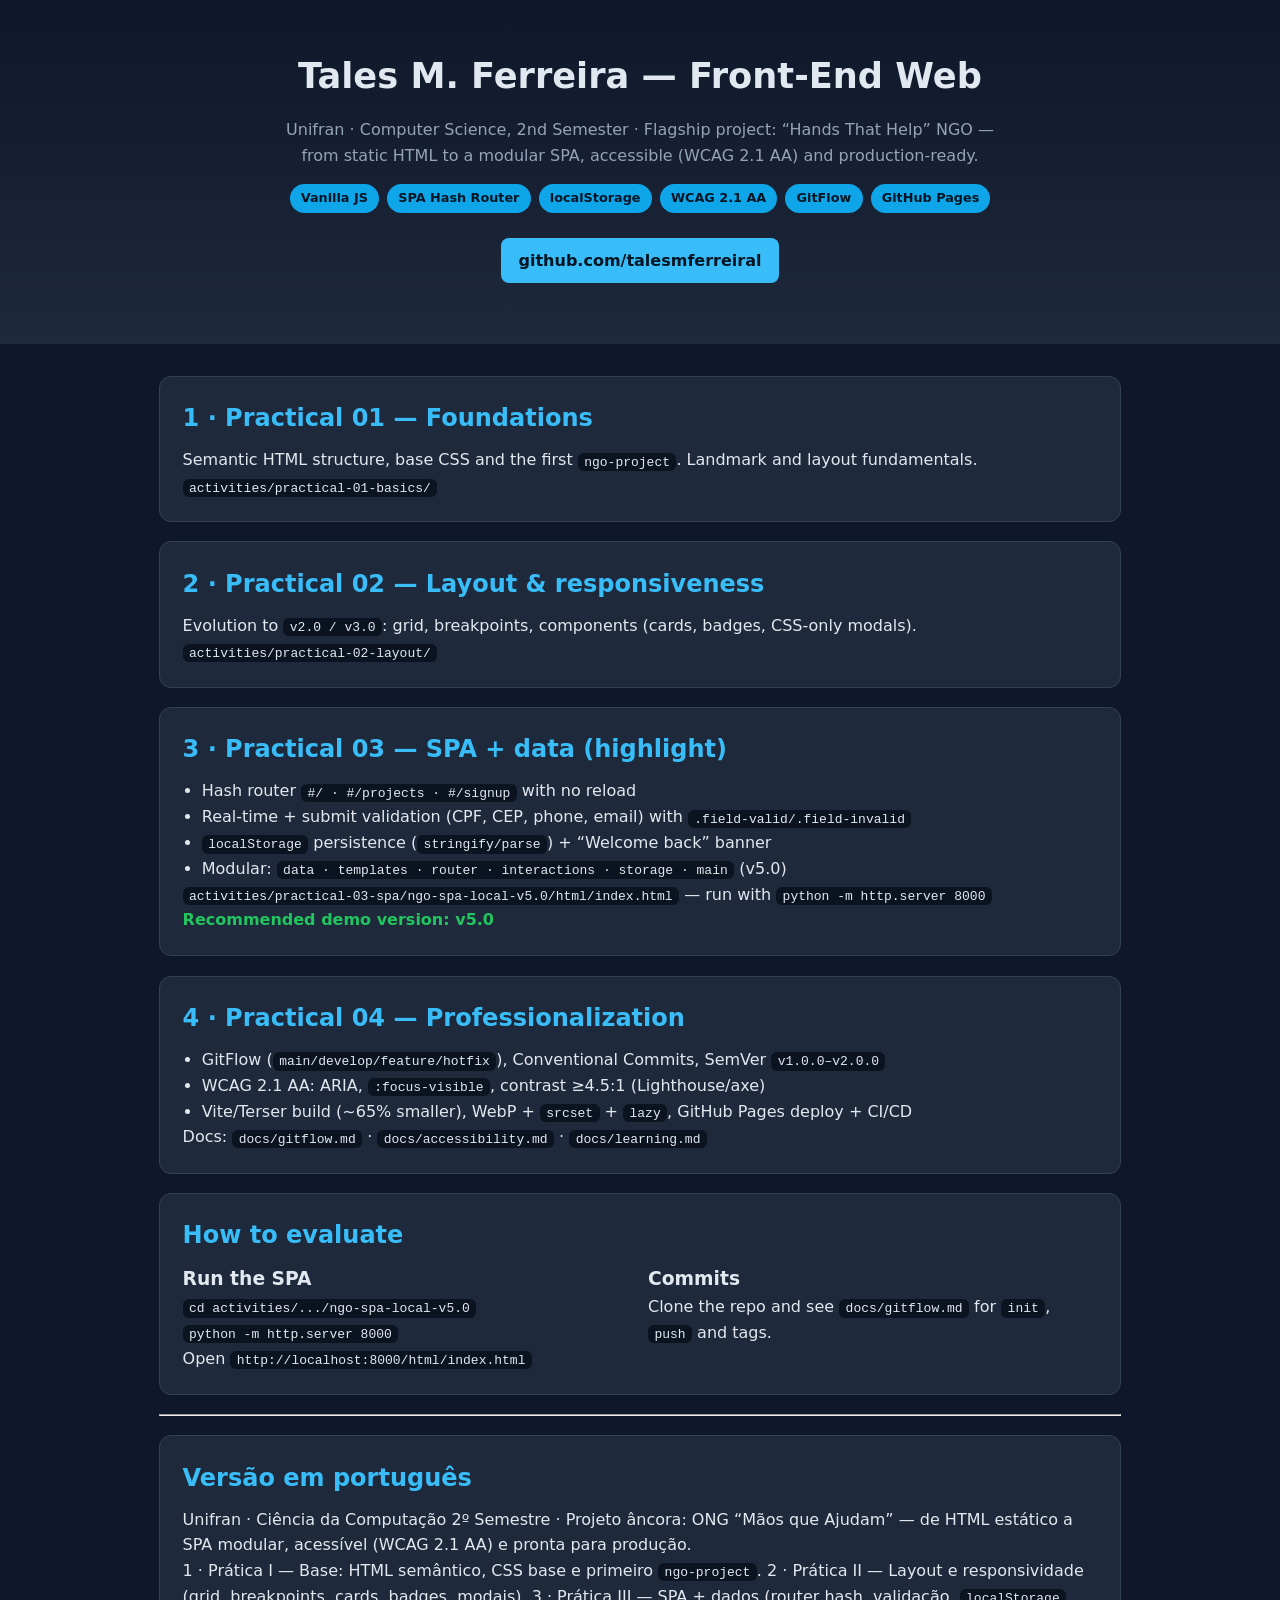
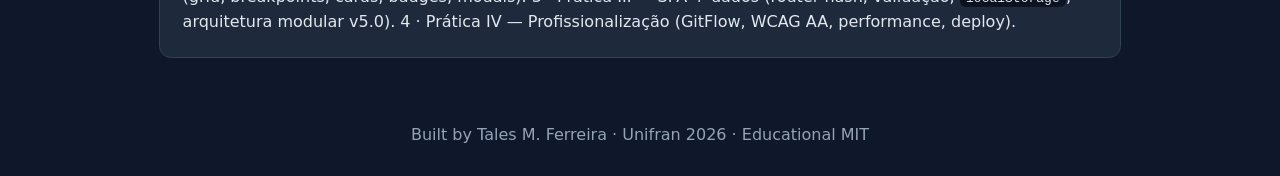
<file: index.html>
<!DOCTYPE html>
<html lang="en">
<head>
<meta charset="UTF-8">
<meta name="viewport" content="width=device-width, initial-scale=1.0">
<meta name="description" content="Front-End Portfolio Unifran - Tales M. Ferreira. Hands That Help NGO SPA.">
<title>Front-End Portfolio — Tales M. Ferreira</title>
<link rel="stylesheet" href="assets/style.css">
</head>
<body>
<header>
<h1>Tales M. Ferreira — Front-End Web</h1>
<p>Unifran · Computer Science, 2nd Semester · Flagship project: “Hands That Help” NGO — from static HTML to a modular SPA, accessible (WCAG 2.1 AA) and production-ready.</p>
<div class="badges"><span>Vanilla JS</span><span>SPA Hash Router</span><span>localStorage</span><span>WCAG 2.1 AA</span><span>GitFlow</span><span>GitHub Pages</span></div>
<p><a class="btn" href="https://github.com/talesmferreiral" target="_blank" rel="noopener">github.com/talesmferreiral</a></p>
</header>
<main>
<section class="card"><h2>1 · Practical 01 — Foundations</h2><p>Semantic HTML structure, base CSS and the first <code>ngo-project</code>. Landmark and layout fundamentals.</p><p><code>activities/practical-01-basics/</code></p></section>
<section class="card"><h2>2 · Practical 02 — Layout &amp; responsiveness</h2><p>Evolution to <code>v2.0 / v3.0</code>: grid, breakpoints, components (cards, badges, CSS-only modals).</p><p><code>activities/practical-02-layout/</code></p></section>
<section class="card"><h2>3 · Practical 03 — SPA + data (highlight)</h2><ul><li>Hash router <code>#/ · #/projects · #/signup</code> with no reload</li><li>Real-time + submit validation (CPF, CEP, phone, email) with <code>.field-valid/.field-invalid</code></li><li><code>localStorage</code> persistence (<code>stringify/parse</code>) + “Welcome back” banner</li><li>Modular: <code>data · templates · router · interactions · storage · main</code> (v5.0)</li></ul><p><code>activities/practical-03-spa/ngo-spa-local-v5.0/html/index.html</code> — run with <code>python -m http.server 8000</code></p><p class="ok">Recommended demo version: v5.0</p></section>
<section class="card"><h2>4 · Practical 04 — Professionalization</h2><ul><li>GitFlow (<code>main/develop/feature/hotfix</code>), Conventional Commits, SemVer <code>v1.0.0–v2.0.0</code></li><li>WCAG 2.1 AA: ARIA, <code>:focus-visible</code>, contrast ≥4.5:1 (Lighthouse/axe)</li><li>Vite/Terser build (~65% smaller), WebP + <code>srcset</code> + <code>lazy</code>, GitHub Pages deploy + CI/CD</li></ul><p>Docs: <code>docs/gitflow.md</code> · <code>docs/accessibility.md</code> · <code>docs/learning.md</code></p></section>
<section class="card"><h2>How to evaluate</h2><div class="grid"><div><h3>Run the SPA</h3><p><code>cd activities/.../ngo-spa-local-v5.0</code><br><code>python -m http.server 8000</code><br>Open <code>http://localhost:8000/html/index.html</code></p></div><div><h3>Commits</h3><p>Clone the repo and see <code>docs/gitflow.md</code> for <code>init</code>, <code>push</code> and tags.</p></div></div></section>
<hr>
<section class="card" lang="pt-BR"><h2>Versão em português</h2><p>Unifran · Ciência da Computação 2º Semestre · Projeto âncora: ONG “Mãos que Ajudam” — de HTML estático a SPA modular, acessível (WCAG 2.1 AA) e pronta para produção.</p><p>1 · Prática I — Base: HTML semântico, CSS base e primeiro <code>ngo-project</code>. 2 · Prática II — Layout e responsividade (grid, breakpoints, cards, badges, modais). 3 · Prática III — SPA + dados (router hash, validação, <code>localStorage</code>, arquitetura modular v5.0). 4 · Prática IV — Profissionalização (GitFlow, WCAG AA, performance, deploy).</p></section>
</main>
<footer>Built by Tales M. Ferreira · Unifran 2026 · Educational MIT</footer>
</body>
</html>
</file>
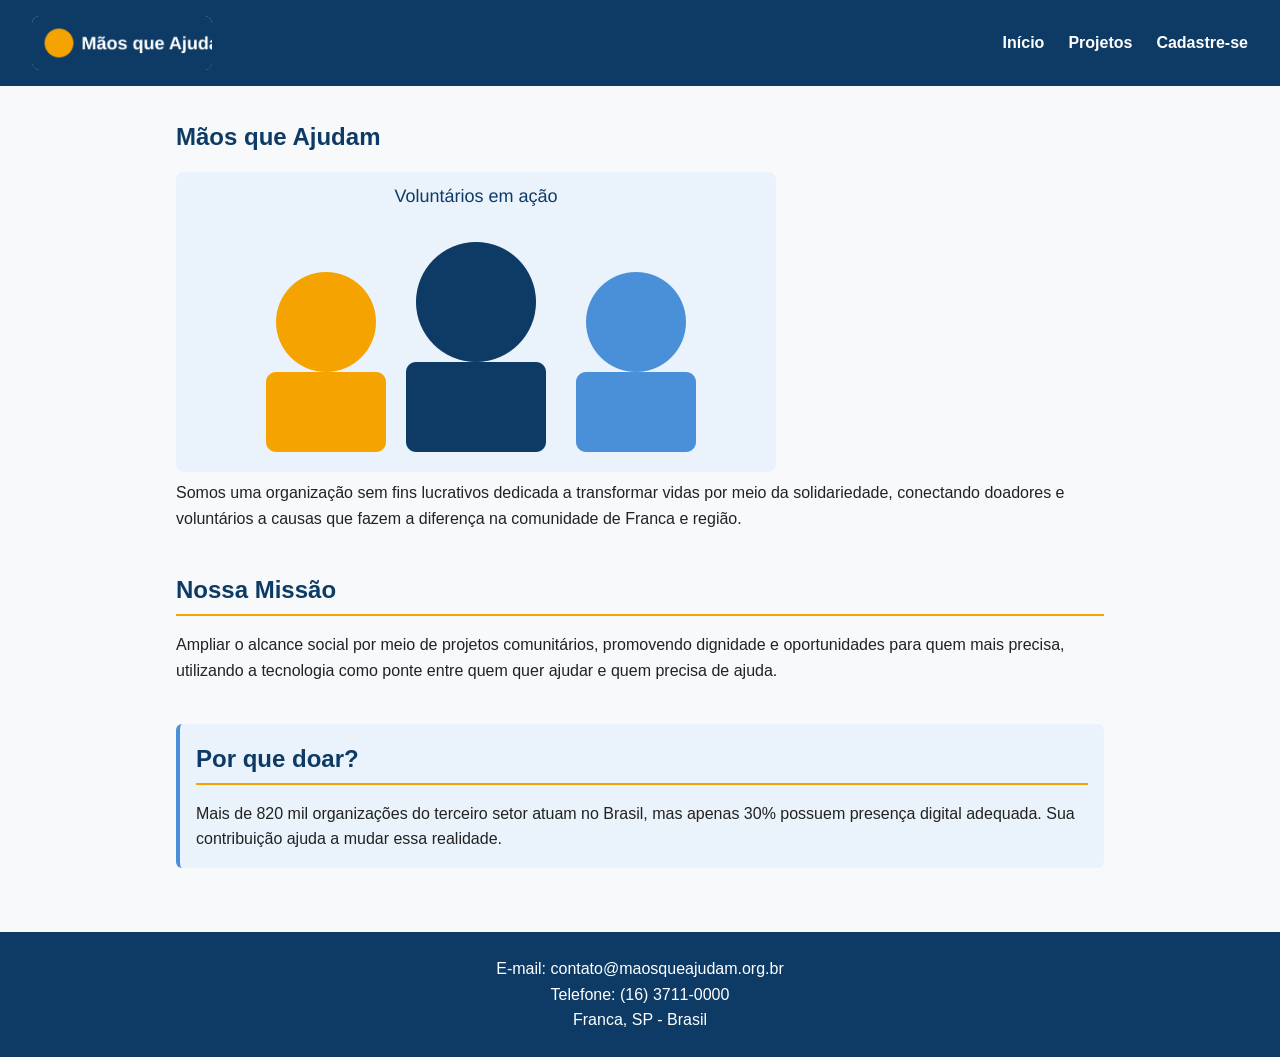
<file: activities/practical-01-basics/ngo-project/index.html>
<!DOCTYPE html>
<html lang="pt-BR">
<head>
    <meta charset="UTF-8">
    <meta name="viewport" content="width=device-width, initial-scale=1.0">
    <title>Mãos que Ajudam - Página Inicial</title>
    <link rel="stylesheet" href="assets/css/style.css">
</head>
<body>

    <header>
        <img src="assets/img/logo.png" alt="Logo da ONG Mãos que Ajudam" width="180">
        <nav>
            <ul>
                <li><a href="index.html">Início</a></li>
                <li><a href="projetos.html">Projetos</a></li>
                <li><a href="cadastro.html">Cadastre-se</a></li>
            </ul>
        </nav>
    </header>

    <main>
        <section id="sobre">
            <h1>Mãos que Ajudam</h1>
            <img src="assets/img/equipe-voluntarios.png" alt="Ilustração de voluntários da ONG reunidos para uma ação comunitária">
            <p>Somos uma organização sem fins lucrativos dedicada a transformar
            vidas por meio da solidariedade, conectando doadores e voluntários
            a causas que fazem a diferença na comunidade de Franca e região.</p>
        </section>

        <section id="missao">
            <h2>Nossa Missão</h2>
            <p>Ampliar o alcance social por meio de projetos comunitários,
            promovendo dignidade e oportunidades para quem mais precisa,
            utilizando a tecnologia como ponte entre quem quer ajudar e
            quem precisa de ajuda.</p>
        </section>

        <aside>
            <h2>Por que doar?</h2>
            <p>Mais de 820 mil organizações do terceiro setor atuam no Brasil,
            mas apenas 30% possuem presença digital adequada. Sua contribuição
            ajuda a mudar essa realidade.</p>
        </aside>
    </main>

    <footer>
        <address>
            <p>E-mail: contato@maosqueajudam.org.br</p>
            <p>Telefone: (16) 3711-0000</p>
            <p>Franca, SP - Brasil</p>
        </address>
    </footer>

</body>
</html>
</file>
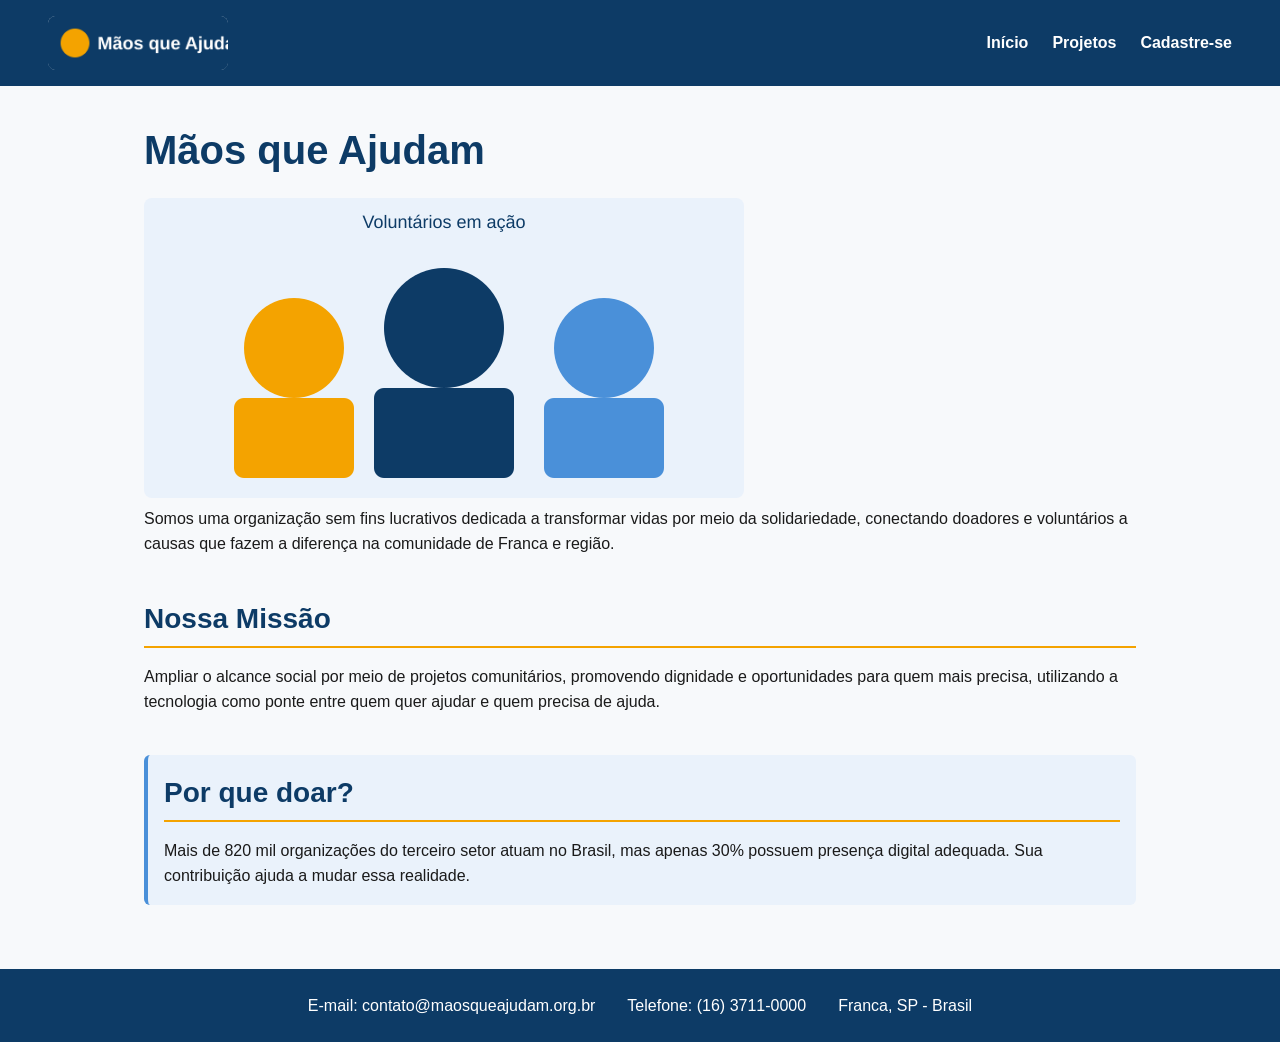
<file: activities/practical-02-layout/ngo-project-v3.0/index.html>
<!DOCTYPE html>
<html lang="pt-BR">
<head>
    <meta charset="UTF-8">
    <meta name="viewport" content="width=device-width, initial-scale=1.0">
    <title>Mãos que Ajudam - Página Inicial</title>
    <link rel="stylesheet" href="assets/css/style.css">
</head>
<body>

    <header>
        <img src="assets/img/logo.png" alt="Logo da ONG Mãos que Ajudam" width="180">

        <input type="checkbox" id="menu-toggle" class="menu-toggle">
        <label for="menu-toggle" class="hamburger" aria-label="Abrir menu de navegação">
            <span></span>
            <span></span>
            <span></span>
        </label>

        <nav>
            <ul>
                <li><a href="index.html">Início</a></li>
                <li class="has-dropdown">
                    <a href="projetos.html">Projetos</a>
                    <ul class="dropdown">
                        <li><a href="projetos.html#campanhas">Campanhas</a></li>
                        <li><a href="projetos.html#como-doar">Como Doar</a></li>
                        <li><a href="projetos.html#como-voluntariar">Seja Voluntário</a></li>
                    </ul>
                </li>
                <li><a href="cadastro.html">Cadastre-se</a></li>
            </ul>
        </nav>
    </header>

    <main>
        <section id="sobre">
            <h1>Mãos que Ajudam</h1>
            <img src="assets/img/equipe-voluntarios.png" alt="Ilustração de voluntários da ONG reunidos para uma ação comunitária">
            <p>Somos uma organização sem fins lucrativos dedicada a transformar
            vidas por meio da solidariedade, conectando doadores e voluntários
            a causas que fazem a diferença na comunidade de Franca e região.</p>
        </section>

        <section id="missao">
            <h2>Nossa Missão</h2>
            <p>Ampliar o alcance social por meio de projetos comunitários,
            promovendo dignidade e oportunidades para quem mais precisa,
            utilizando a tecnologia como ponte entre quem quer ajudar e
            quem precisa de ajuda.</p>
        </section>

        <aside>
            <h2>Por que doar?</h2>
            <p>Mais de 820 mil organizações do terceiro setor atuam no Brasil,
            mas apenas 30% possuem presença digital adequada. Sua contribuição
            ajuda a mudar essa realidade.</p>
        </aside>
    </main>

    <footer>
        <address>
            <p>E-mail: contato@maosqueajudam.org.br</p>
            <p>Telefone: (16) 3711-0000</p>
            <p>Franca, SP - Brasil</p>
        </address>
    </footer>

</body>
</html>
</file>
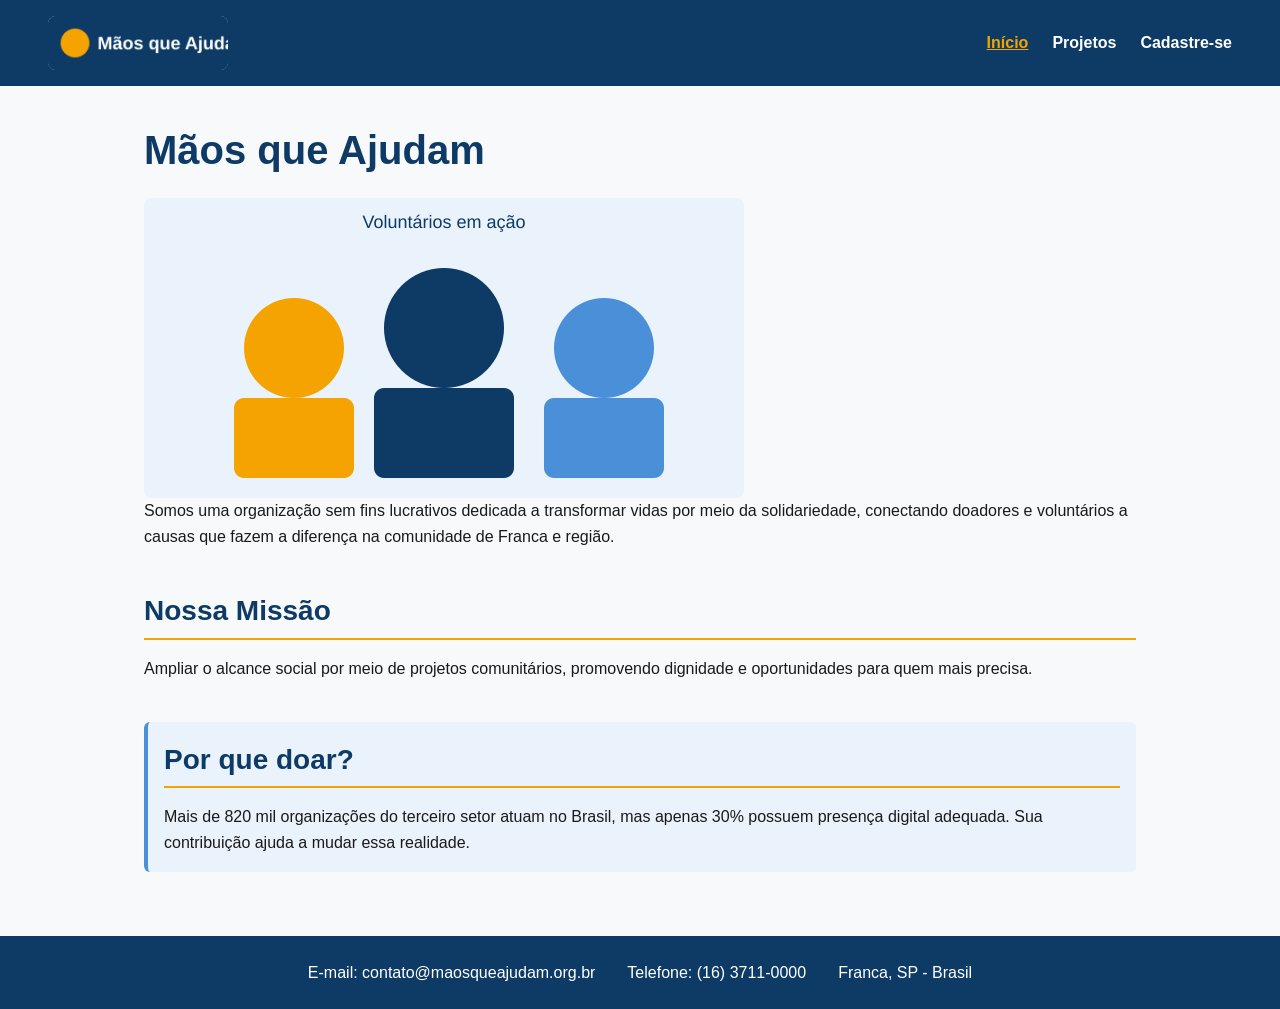
<file: activities/practical-03-spa/ngo-spa-local-v2.0/html/index.html>
<!DOCTYPE html>
<html lang="pt-BR">
<head>
    <meta charset="UTF-8">
    <meta name="viewport" content="width=device-width, initial-scale=1.0">
    <title>Mãos que Ajudam</title>
    <link rel="stylesheet" href="../css/reset.css">
    <link rel="stylesheet" href="../css/styles.css">
</head>
<body>

    <header>
        <img src="../images/logo.png" alt="Logo da ONG Mãos que Ajudam" width="180">

        <input type="checkbox" id="menu-toggle" class="menu-toggle">
        <label for="menu-toggle" class="hamburger" aria-label="Abrir menu de navegação">
            <span></span>
            <span></span>
            <span></span>
        </label>

        <nav>
            <ul>
                <li><a href="#/" data-route="/">Início</a></li>
                <li><a href="#/projetos" data-route="/projetos">Projetos</a></li>
                <li><a href="#/cadastro" data-route="/cadastro">Cadastre-se</a></li>
            </ul>
        </nav>
    </header>

    <!-- Contêiner alvo: o roteador limpa e injeta o HTML da rota atual aqui -->
    <main id="app">
        <p>Carregando aplicação...</p>
    </main>

    <footer>
        <address>
            <p>E-mail: contato@maosqueajudam.org.br</p>
            <p>Telefone: (16) 3711-0000</p>
            <p>Franca, SP - Brasil</p>
        </address>
    </footer>

    <!-- Ordem importa: cada script depende do(s) anterior(es) já estarem
         carregados (data -> templates -> router -> main). -->
    <script src="../js/modules/data.js"></script>
    <script src="../js/modules/templates.js"></script>
    <script src="../js/modules/router.js"></script>
    <script src="../js/main.js"></script>
</body>
</html>
</file>
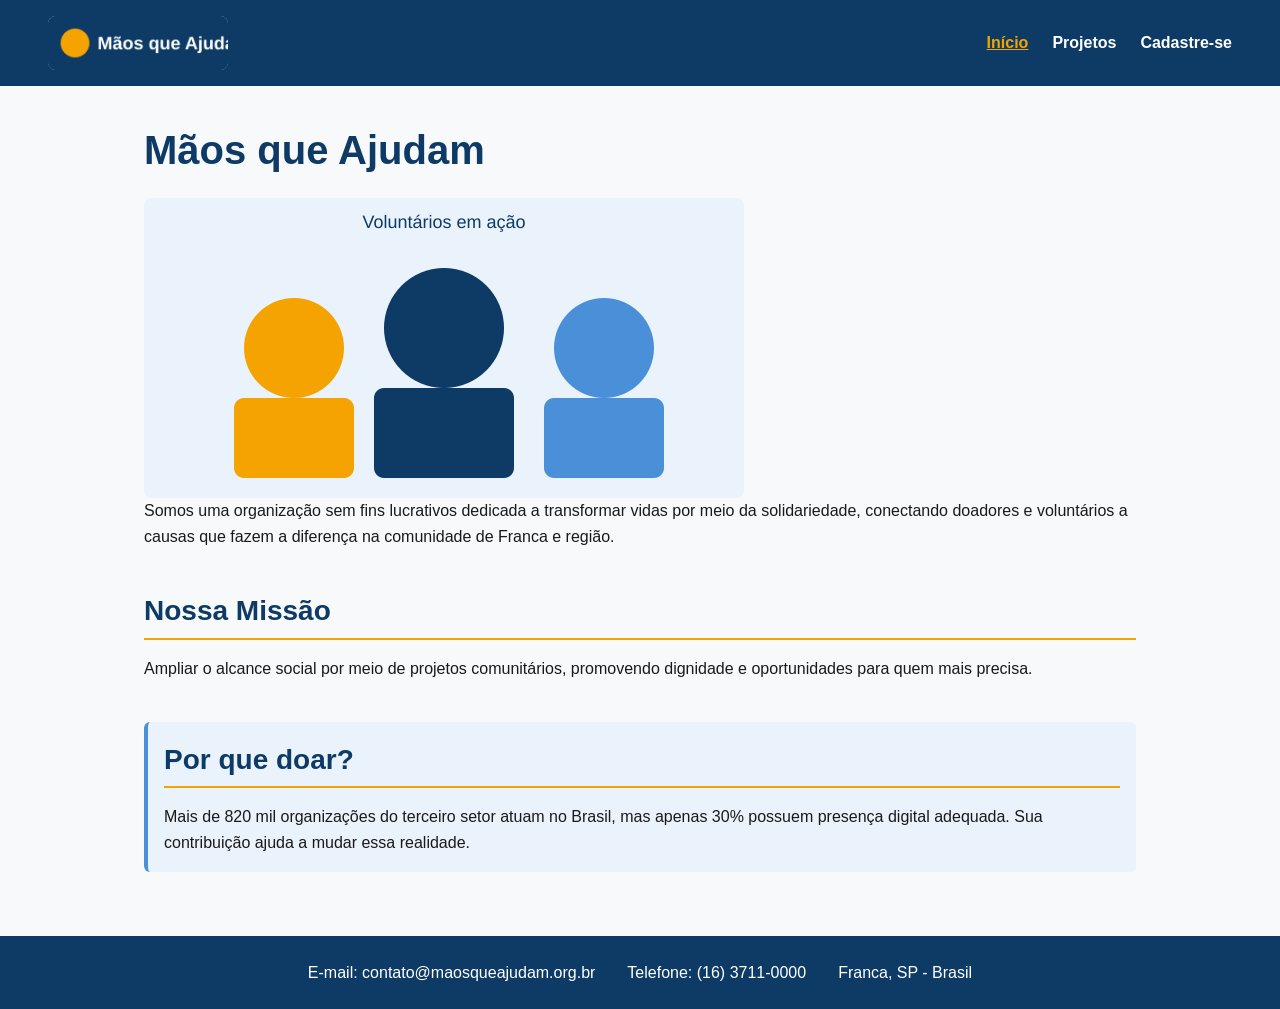
<file: activities/practical-03-spa/ngo-spa-local-v3.0/html/index.html>
<!DOCTYPE html>
<html lang="pt-BR">
<head>
    <meta charset="UTF-8">
    <meta name="viewport" content="width=device-width, initial-scale=1.0">
    <title>Mãos que Ajudam</title>
    <link rel="stylesheet" href="../css/reset.css">
    <link rel="stylesheet" href="../css/styles.css">
</head>
<body>

    <header>
        <img src="../images/logo.png" alt="Logo da ONG Mãos que Ajudam" width="180">

        <input type="checkbox" id="menu-toggle" class="menu-toggle">
        <label for="menu-toggle" class="hamburger" aria-label="Abrir menu de navegação">
            <span></span>
            <span></span>
            <span></span>
        </label>

        <nav>
            <ul>
                <li><a href="#/" data-route="/">Início</a></li>
                <li><a href="#/projetos" data-route="/projetos">Projetos</a></li>
                <li><a href="#/cadastro" data-route="/cadastro">Cadastre-se</a></li>
            </ul>
        </nav>
    </header>

    <!-- Contêiner alvo: o roteador limpa e injeta o HTML da rota atual aqui -->
    <main id="app">
        <p>Carregando aplicação...</p>
    </main>

    <footer>
        <address>
            <p>E-mail: contato@maosqueajudam.org.br</p>
            <p>Telefone: (16) 3711-0000</p>
            <p>Franca, SP - Brasil</p>
        </address>
    </footer>

    <!-- Ordem importa: cada script depende do(s) anterior(es) já estarem
         carregados (data -> templates -> router -> main). -->
    <script src="../js/modules/data.js"></script>
    <script src="../js/modules/templates.js"></script>
    <script src="../js/modules/router.js"></script>
    <script src="../js/modules/interactions.js"></script>
    <script src="../js/main.js"></script>
</body>
</html>
</file>
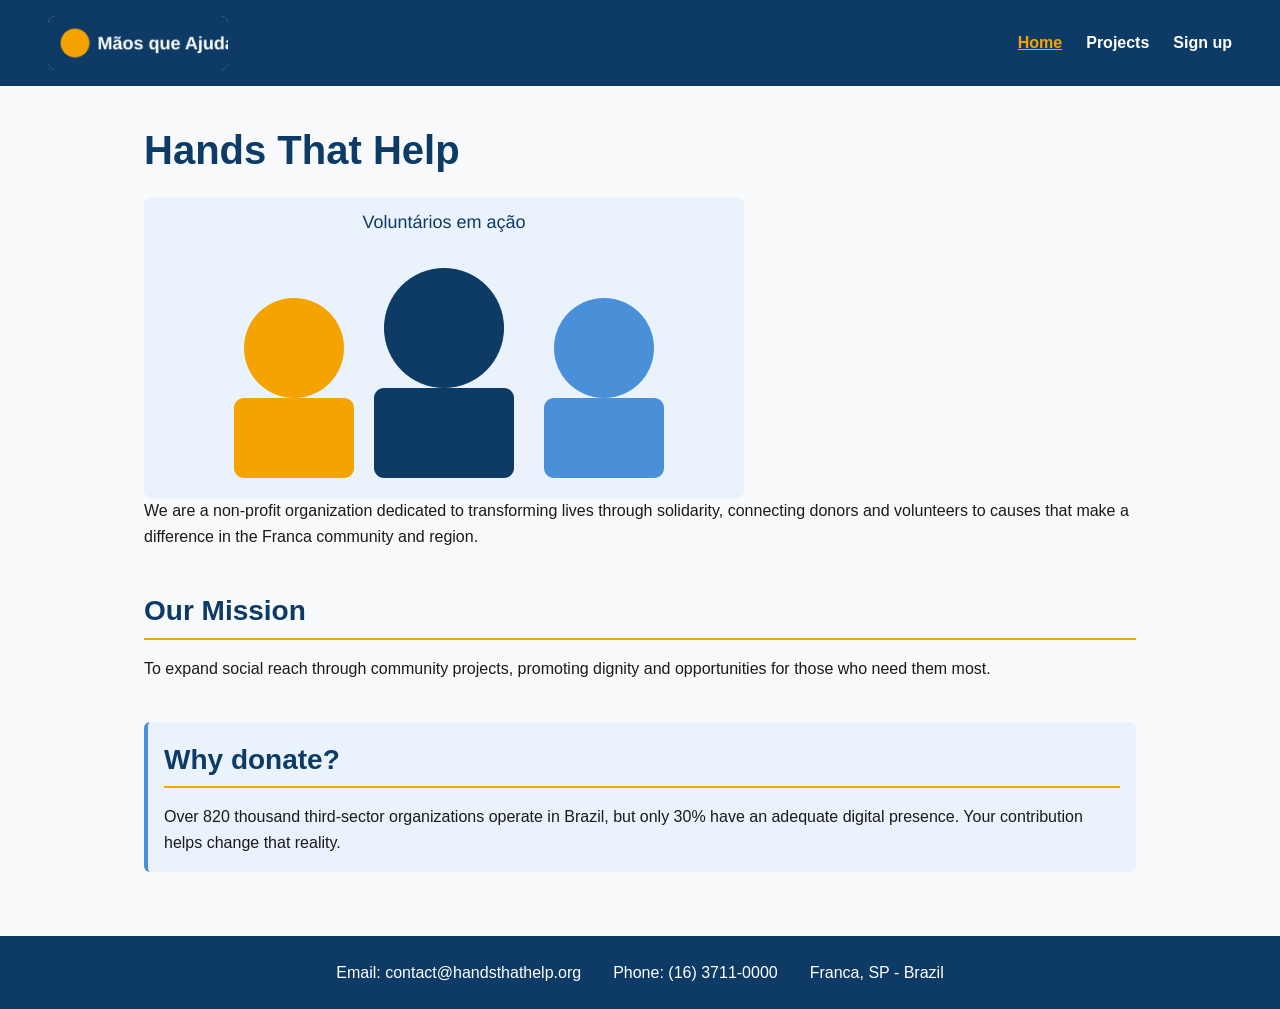
<file: activities/practical-03-spa/ngo-spa-local-v5.0/html/index.html>
<!DOCTYPE html>
<html lang="en">
<head>
    <meta charset="UTF-8">
    <meta name="viewport" content="width=device-width, initial-scale=1.0">
    <meta name="description" content="Hands That Help NGO - donor and volunteer signup">
    <title>Hands That Help</title>
    <link rel="stylesheet" href="../css/reset.css">
    <link rel="stylesheet" href="../css/styles.css">
</head>
<body>

    <header>
        <img src="../images/logo.png" alt="Hands That Help NGO logo" width="180">

        <input type="checkbox" id="menu-toggle" class="menu-toggle">
        <label for="menu-toggle" class="hamburger" aria-label="Open navigation menu">
            <span></span>
            <span></span>
            <span></span>
        </label>

        <nav aria-label="Main navigation">
            <ul>
                <li><a href="#/" data-route="/">Home</a></li>
                <li><a href="#/projects" data-route="/projects">Projects</a></li>
                <li><a href="#/signup" data-route="/signup">Sign up</a></li>
            </ul>
        </nav>
    </header>

    <!-- Target container: the router clears and injects the current route HTML here -->
    <main id="app">
        <p>Loading application...</p>
    </main>

    <footer>
        <address>
            <p>Email: contact@handsthathelp.org</p>
            <p>Phone: (16) 3711-0000</p>
            <p>Franca, SP - Brazil</p>
        </address>
    </footer>

    <!-- Order matters: each script depends on the previous one(s) being
         loaded already (data -> templates -> router -> interactions -> storage -> main). -->
    <script src="../js/modules/data.js"></script>
    <script src="../js/modules/templates.js"></script>
    <script src="../js/modules/router.js"></script>
    <script src="../js/modules/interactions.js"></script>
    <script src="../js/modules/storage.js"></script>
    <script src="../js/main.js"></script>
</body>
</html>
</file>
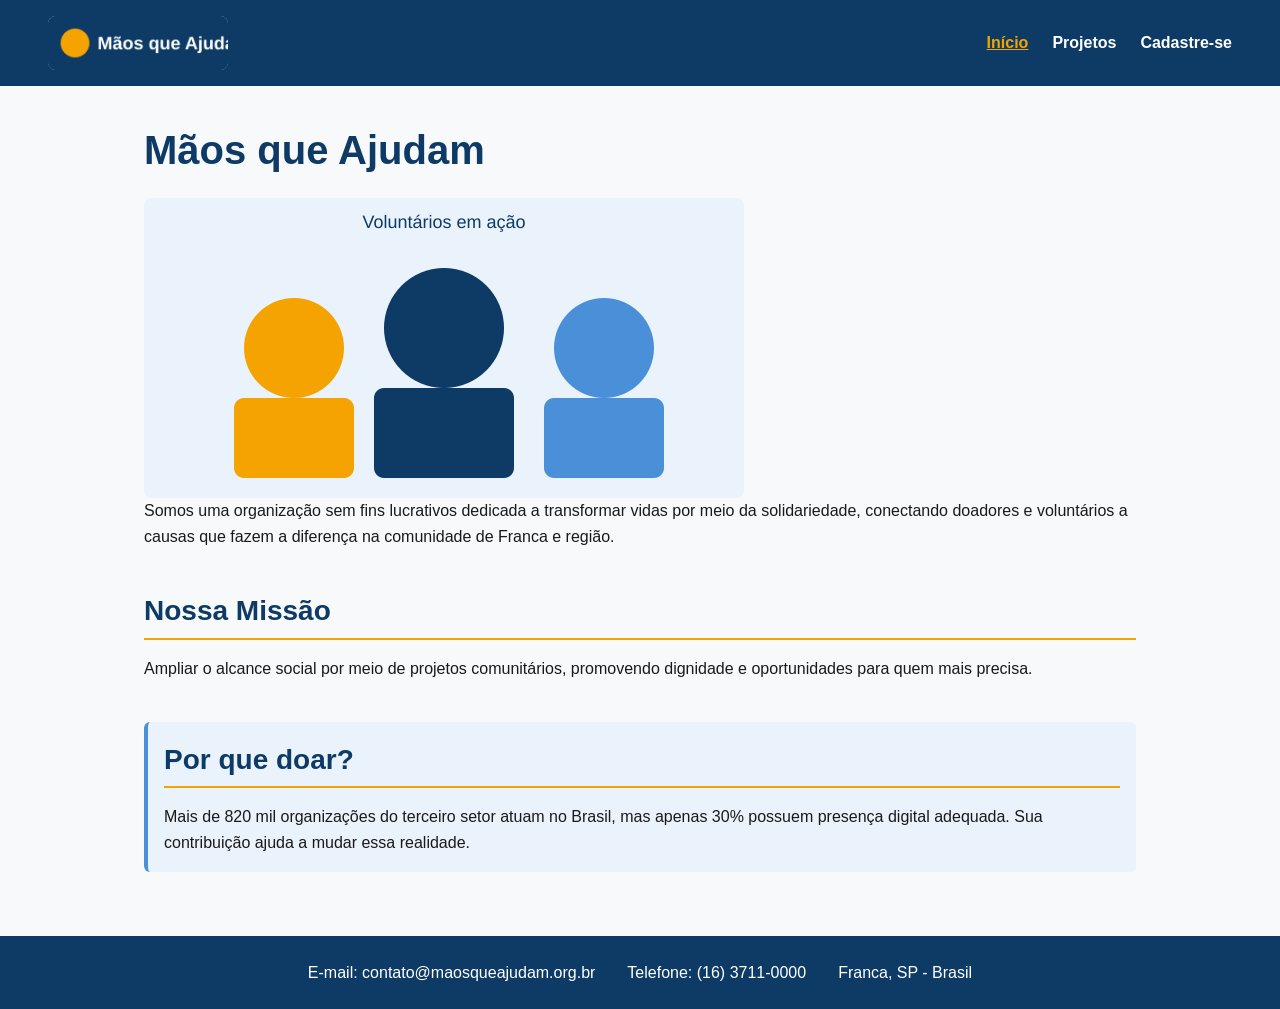
<file: activities/practical-03-spa/ngo-spa-local/html/index.html>
<!DOCTYPE html>
<html lang="pt-BR">
<head>
    <meta charset="UTF-8">
    <meta name="viewport" content="width=device-width, initial-scale=1.0">
    <title>Mãos que Ajudam</title>
    <link rel="stylesheet" href="../css/reset.css">
    <link rel="stylesheet" href="../css/styles.css">
</head>
<body>

    <header>
        <img src="../images/logo.png" alt="Logo da ONG Mãos que Ajudam" width="180">

        <input type="checkbox" id="menu-toggle" class="menu-toggle">
        <label for="menu-toggle" class="hamburger" aria-label="Abrir menu de navegação">
            <span></span>
            <span></span>
            <span></span>
        </label>

        <nav>
            <ul>
                <li><a href="#/" data-route="/">Início</a></li>
                <li><a href="#/projetos" data-route="/projetos">Projetos</a></li>
                <li><a href="#/cadastro" data-route="/cadastro">Cadastre-se</a></li>
            </ul>
        </nav>
    </header>

    <!-- Contêiner alvo: o roteador limpa e injeta o HTML da rota atual aqui -->
    <main id="app">
        <p>Carregando aplicação...</p>
    </main>

    <footer>
        <address>
            <p>E-mail: contato@maosqueajudam.org.br</p>
            <p>Telefone: (16) 3711-0000</p>
            <p>Franca, SP - Brasil</p>
        </address>
    </footer>

    <!-- Ordem importa: templates e router precisam carregar antes do main.js,
         pois main.js depende das funções globais que eles definem. -->
    <script src="../js/modules/templates.js"></script>
    <script src="../js/modules/router.js"></script>
    <script src="../js/main.js"></script>
</body>
</html>
</file>
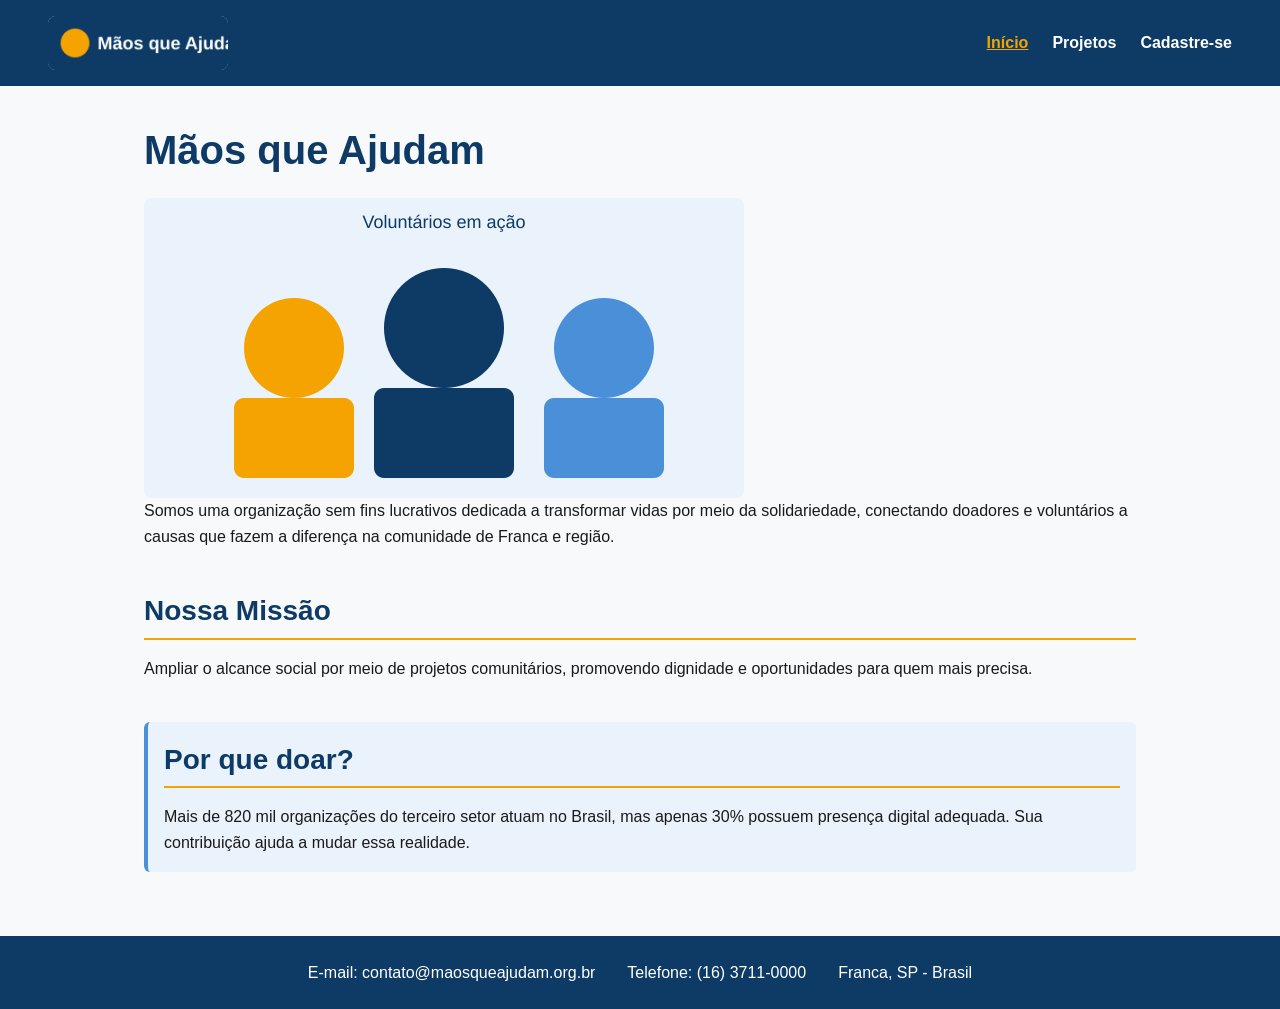
<file: activities/practical-03-spa/ngo-spa/html/index.html>
<!DOCTYPE html>
<html lang="pt-BR">
<head>
    <meta charset="UTF-8">
    <meta name="viewport" content="width=device-width, initial-scale=1.0">
    <title>Mãos que Ajudam</title>
    <link rel="stylesheet" href="../css/reset.css">
    <link rel="stylesheet" href="../css/styles.css">
</head>
<body>

    <header>
        <img src="../images/logo.png" alt="Logo da ONG Mãos que Ajudam" width="180">

        <input type="checkbox" id="menu-toggle" class="menu-toggle">
        <label for="menu-toggle" class="hamburger" aria-label="Abrir menu de navegação">
            <span></span>
            <span></span>
            <span></span>
        </label>

        <nav>
            <ul>
                <li><a href="#/" data-route="/">Início</a></li>
                <li><a href="#/projetos" data-route="/projetos">Projetos</a></li>
                <li><a href="#/cadastro" data-route="/cadastro">Cadastre-se</a></li>
            </ul>
        </nav>
    </header>

    <!-- Contêiner alvo: o roteador limpa e injeta o HTML da rota atual aqui -->
    <main id="app">
        <p>Carregando aplicação...</p>
    </main>

    <footer>
        <address>
            <p>E-mail: contato@maosqueajudam.org.br</p>
            <p>Telefone: (16) 3711-0000</p>
            <p>Franca, SP - Brasil</p>
        </address>
    </footer>

    <script type="module" src="../js/main.js"></script>
</body>
</html>
</file>
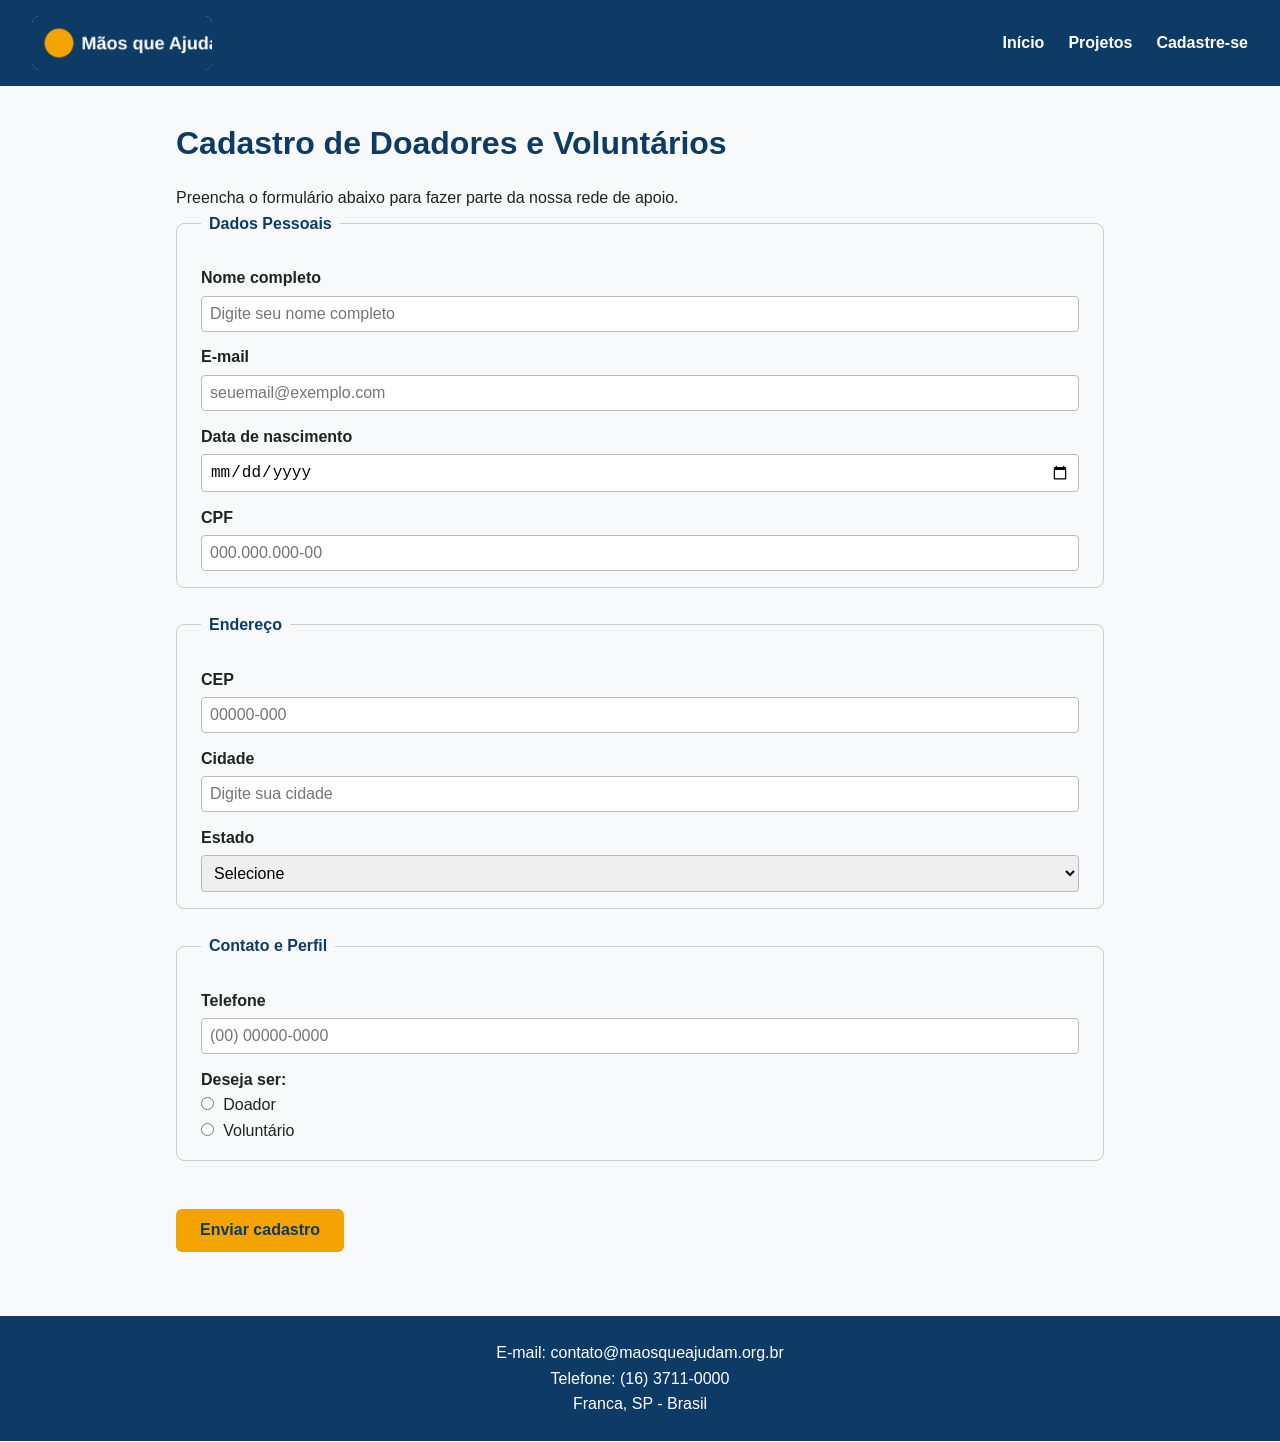
<file: activities/practical-01-basics/ngo-project/cadastro.html>
<!DOCTYPE html>
<html lang="pt-BR">
<head>
    <meta charset="UTF-8">
    <meta name="viewport" content="width=device-width, initial-scale=1.0">
    <title>Mãos que Ajudam - Cadastro</title>
    <link rel="stylesheet" href="assets/css/style.css">
</head>
<body>

    <header>
        <img src="assets/img/logo.png" alt="Logo da ONG Mãos que Ajudam" width="180">
        <nav>
            <ul>
                <li><a href="index.html">Início</a></li>
                <li><a href="projetos.html">Projetos</a></li>
                <li><a href="cadastro.html">Cadastre-se</a></li>
            </ul>
        </nav>
    </header>

    <main>
        <h1>Cadastro de Doadores e Voluntários</h1>
        <p>Preencha o formulário abaixo para fazer parte da nossa rede de apoio.</p>

        <form action="#" method="post">

            <fieldset>
                <legend>Dados Pessoais</legend>

                <label for="nome">Nome completo</label>
                <input type="text" id="nome" name="nome" required
                       placeholder="Digite seu nome completo">

                <label for="email">E-mail</label>
                <input type="email" id="email" name="email" required
                       placeholder="seuemail@exemplo.com">

                <label for="nascimento">Data de nascimento</label>
                <input type="date" id="nascimento" name="nascimento" required>

                <label for="cpf">CPF</label>
                <input type="text" id="cpf" name="cpf" required
                       pattern="\d{3}\.\d{3}\.\d{3}-\d{2}"
                       maxlength="14"
                       placeholder="000.000.000-00"
                       title="Digite o CPF no formato 000.000.000-00">
            </fieldset>

            <fieldset>
                <legend>Endereço</legend>

                <label for="cep">CEP</label>
                <input type="text" id="cep" name="cep" required
                       pattern="\d{5}-\d{3}"
                       maxlength="9"
                       placeholder="00000-000"
                       title="Digite o CEP no formato 00000-000">

                <label for="cidade">Cidade</label>
                <input type="text" id="cidade" name="cidade" required
                       placeholder="Digite sua cidade">

                <label for="estado">Estado</label>
                <select id="estado" name="estado" required>
                    <option value="">Selecione</option>
                    <option value="SP">São Paulo</option>
                    <option value="MG">Minas Gerais</option>
                    <option value="RJ">Rio de Janeiro</option>
                    <option value="PR">Paraná</option>
                    <option value="outros">Outro</option>
                </select>
            </fieldset>

            <fieldset>
                <legend>Contato e Perfil</legend>

                <label for="telefone">Telefone</label>
                <input type="tel" id="telefone" name="telefone" required
                       pattern="\(\d{2}\)\s\d{4,5}-\d{4}"
                       placeholder="(00) 00000-0000"
                       title="Digite o telefone no formato (00) 00000-0000">

                <label>Deseja ser:</label>
                <p>
                    <input type="radio" id="doador" name="perfil" value="doador" required>
                    <label for="doador" style="display:inline; font-weight:normal;">Doador</label>
                </p>
                <p>
                    <input type="radio" id="voluntario" name="perfil" value="voluntario">
                    <label for="voluntario" style="display:inline; font-weight:normal;">Voluntário</label>
                </p>
            </fieldset>

            <button type="submit">Enviar cadastro</button>
        </form>
    </main>

    <footer>
        <address>
            <p>E-mail: contato@maosqueajudam.org.br</p>
            <p>Telefone: (16) 3711-0000</p>
            <p>Franca, SP - Brasil</p>
        </address>
    </footer>

</body>
</html>
</file>
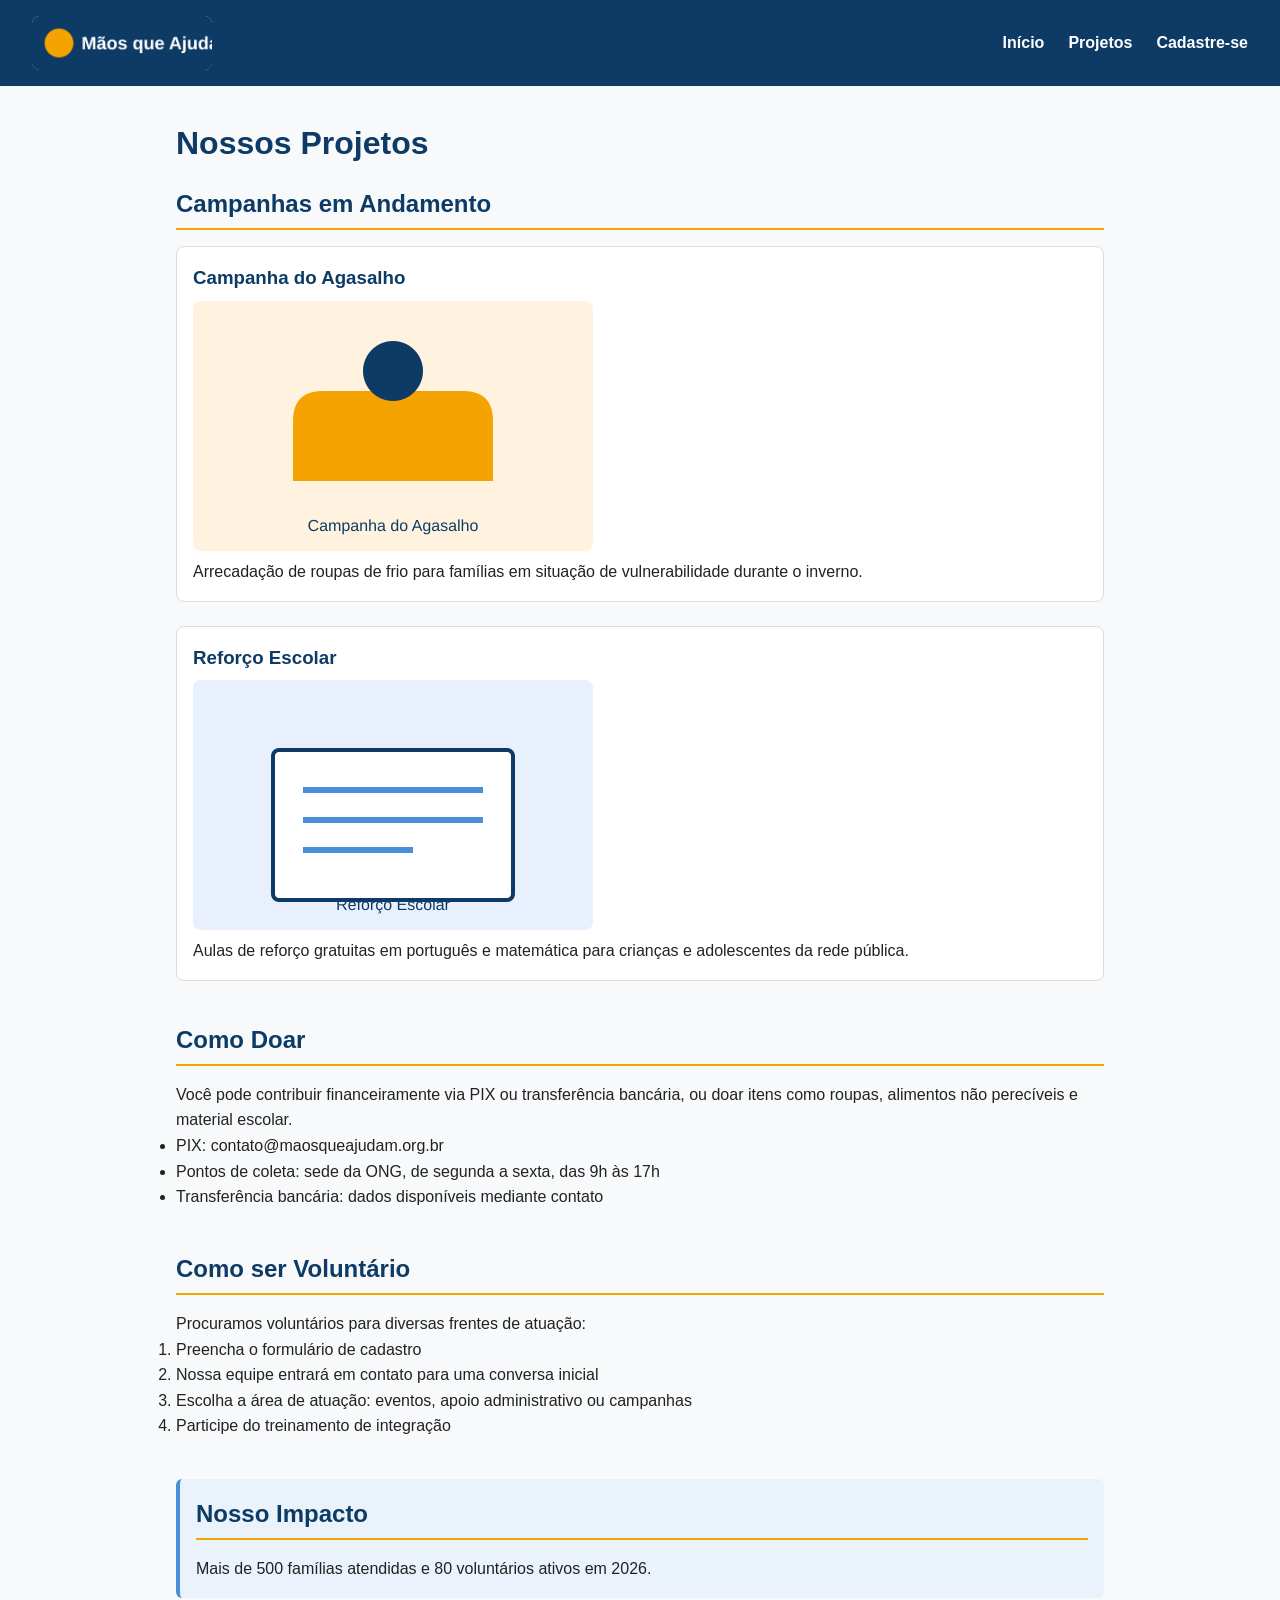
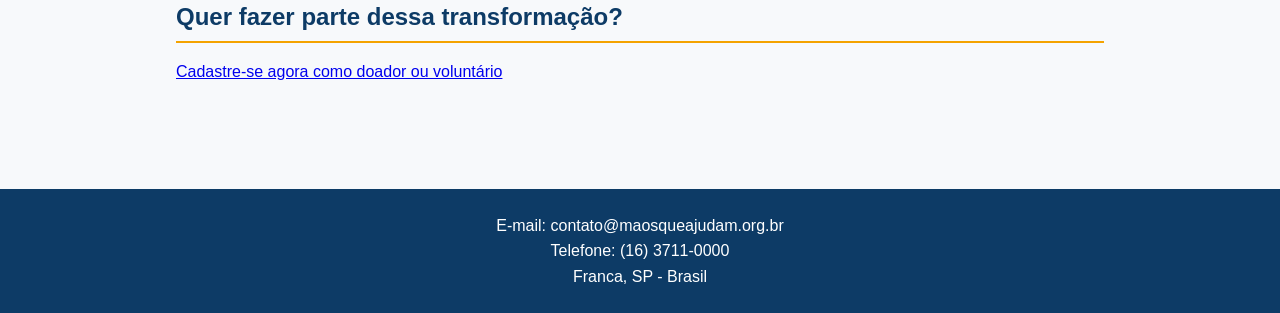
<file: activities/practical-01-basics/ngo-project/projetos.html>
<!DOCTYPE html>
<html lang="pt-BR">
<head>
    <meta charset="UTF-8">
    <meta name="viewport" content="width=device-width, initial-scale=1.0">
    <title>Mãos que Ajudam - Nossos Projetos</title>
    <link rel="stylesheet" href="assets/css/style.css">
</head>
<body>

    <header>
        <img src="assets/img/logo.png" alt="Logo da ONG Mãos que Ajudam" width="180">
        <nav>
            <ul>
                <li><a href="index.html">Início</a></li>
                <li><a href="projetos.html">Projetos</a></li>
                <li><a href="cadastro.html">Cadastre-se</a></li>
            </ul>
        </nav>
    </header>

    <main>
        <h1>Nossos Projetos</h1>

        <section id="campanhas">
            <h2>Campanhas em Andamento</h2>

            <article>
                <h3>Campanha do Agasalho</h3>
                <img src="assets/img/campanha-agasalho.png" alt="Ilustração de casacos dobrados representando a campanha do agasalho">
                <p>Arrecadação de roupas de frio para famílias em situação de
                vulnerabilidade durante o inverno.</p>
            </article>

            <article>
                <h3>Reforço Escolar</h3>
                <img src="assets/img/reforco-escolar.png" alt="Ilustração de um quadro com anotações representando o projeto de reforço escolar">
                <p>Aulas de reforço gratuitas em português e matemática para
                crianças e adolescentes da rede pública.</p>
            </article>
        </section>

        <section id="como-doar">
            <h2>Como Doar</h2>
            <p>Você pode contribuir financeiramente via PIX ou transferência
            bancária, ou doar itens como roupas, alimentos não perecíveis e
            material escolar.</p>
            <ul>
                <li>PIX: contato@maosqueajudam.org.br</li>
                <li>Pontos de coleta: sede da ONG, de segunda a sexta, das 9h às 17h</li>
                <li>Transferência bancária: dados disponíveis mediante contato</li>
            </ul>
        </section>

        <section id="como-voluntariar">
            <h2>Como ser Voluntário</h2>
            <p>Procuramos voluntários para diversas frentes de atuação:</p>
            <ol>
                <li>Preencha o formulário de cadastro</li>
                <li>Nossa equipe entrará em contato para uma conversa inicial</li>
                <li>Escolha a área de atuação: eventos, apoio administrativo ou campanhas</li>
                <li>Participe do treinamento de integração</li>
            </ol>
        </section>

        <aside>
            <h2>Nosso Impacto</h2>
            <p>Mais de 500 famílias atendidas e 80 voluntários ativos em 2026.</p>
        </aside>

        <section id="cta">
            <h2>Quer fazer parte dessa transformação?</h2>
            <p><a href="cadastro.html">Cadastre-se agora como doador ou voluntário</a></p>
        </section>
    </main>

    <footer>
        <address>
            <p>E-mail: contato@maosqueajudam.org.br</p>
            <p>Telefone: (16) 3711-0000</p>
            <p>Franca, SP - Brasil</p>
        </address>
    </footer>

</body>
</html>
</file>
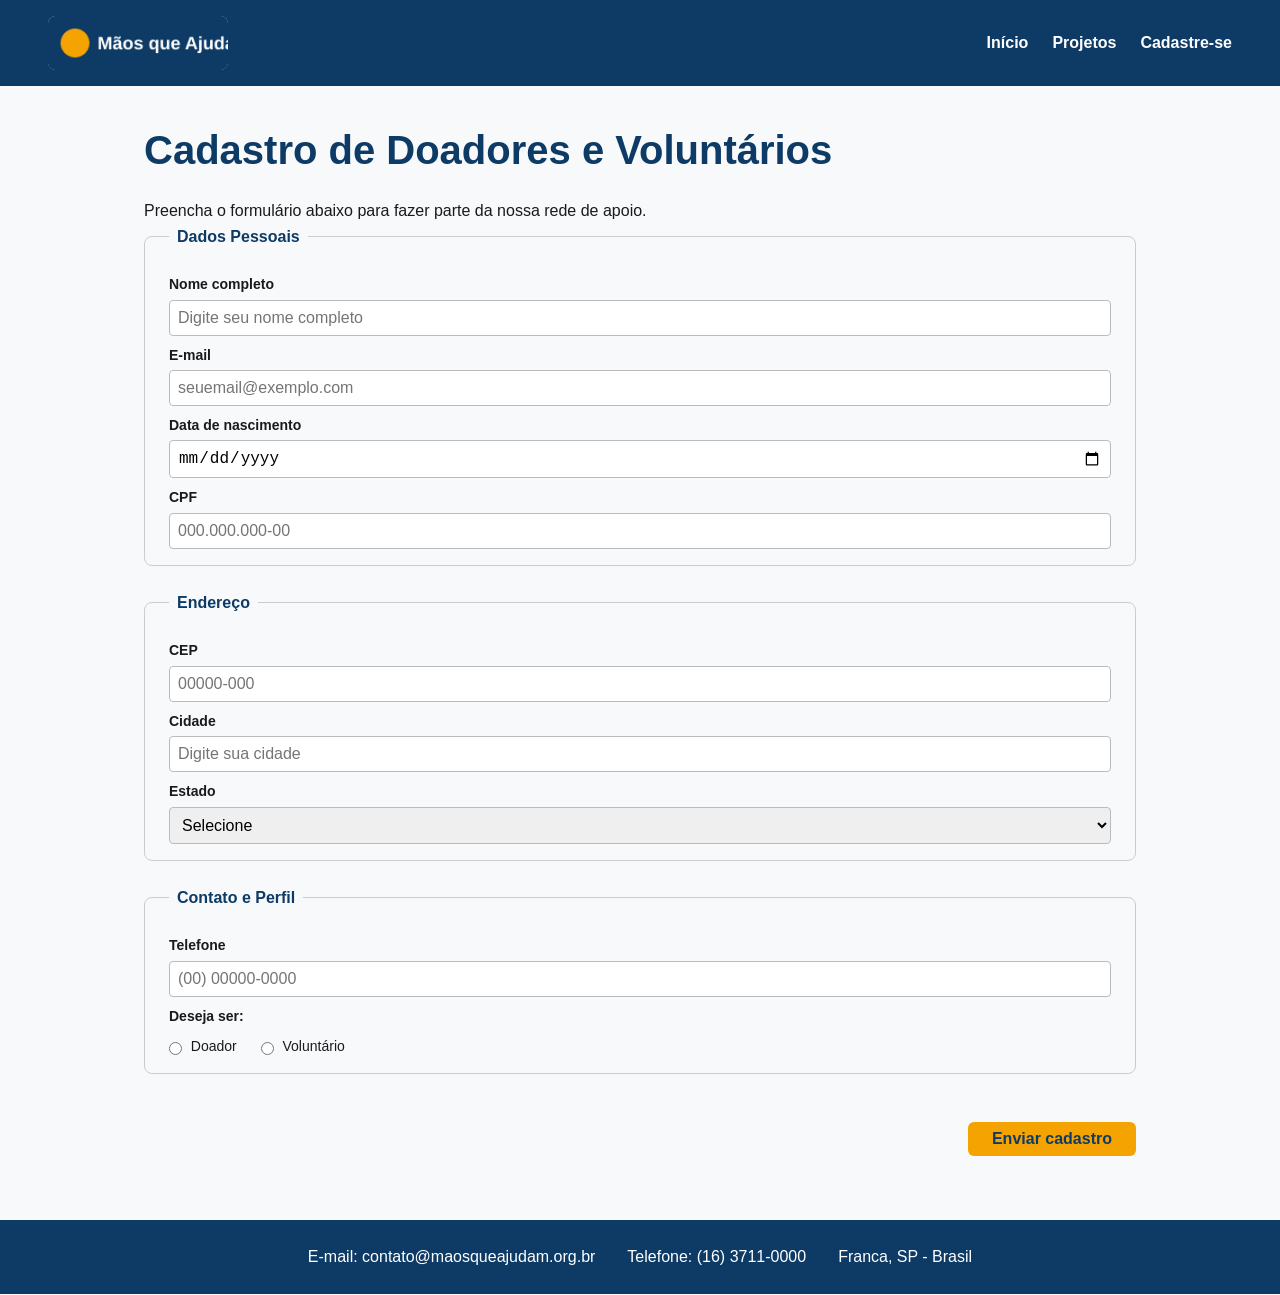
<file: activities/practical-02-layout/ngo-project-v2.0/cadastro.html>
<!DOCTYPE html>
<html lang="pt-BR">
<head>
    <meta charset="UTF-8">
    <meta name="viewport" content="width=device-width, initial-scale=1.0">
    <title>Mãos que Ajudam - Cadastro</title>
    <link rel="stylesheet" href="assets/css/style.css">
</head>
<body>

    <header>
        <img src="assets/img/logo.png" alt="Logo da ONG Mãos que Ajudam" width="180">
        <nav>
            <ul>
                <li><a href="index.html">Início</a></li>
                <li><a href="projetos.html">Projetos</a></li>
                <li><a href="cadastro.html">Cadastre-se</a></li>
            </ul>
        </nav>
    </header>

    <main>
        <h1>Cadastro de Doadores e Voluntários</h1>
        <p>Preencha o formulário abaixo para fazer parte da nossa rede de apoio.</p>

        <form action="#" method="post">

            <fieldset>
                <legend>Dados Pessoais</legend>

                <label for="nome">Nome completo</label>
                <input type="text" id="nome" name="nome" required
                       placeholder="Digite seu nome completo">

                <label for="email">E-mail</label>
                <input type="email" id="email" name="email" required
                       placeholder="seuemail@exemplo.com">

                <label for="nascimento">Data de nascimento</label>
                <input type="date" id="nascimento" name="nascimento" required>

                <label for="cpf">CPF</label>
                <input type="text" id="cpf" name="cpf" required
                       pattern="\d{3}\.\d{3}\.\d{3}-\d{2}"
                       maxlength="14"
                       placeholder="000.000.000-00"
                       title="Digite o CPF no formato 000.000.000-00">
            </fieldset>

            <fieldset>
                <legend>Endereço</legend>

                <label for="cep">CEP</label>
                <input type="text" id="cep" name="cep" required
                       pattern="\d{5}-\d{3}"
                       maxlength="9"
                       placeholder="00000-000"
                       title="Digite o CEP no formato 00000-000">

                <label for="cidade">Cidade</label>
                <input type="text" id="cidade" name="cidade" required
                       placeholder="Digite sua cidade">

                <label for="estado">Estado</label>
                <select id="estado" name="estado" required>
                    <option value="">Selecione</option>
                    <option value="SP">São Paulo</option>
                    <option value="MG">Minas Gerais</option>
                    <option value="RJ">Rio de Janeiro</option>
                    <option value="PR">Paraná</option>
                    <option value="outros">Outro</option>
                </select>
            </fieldset>

            <fieldset>
                <legend>Contato e Perfil</legend>

                <label for="telefone">Telefone</label>
                <input type="tel" id="telefone" name="telefone" required
                       pattern="\(\d{2}\)\s\d{4,5}-\d{4}"
                       placeholder="(00) 00000-0000"
                       title="Digite o telefone no formato (00) 00000-0000">

                <label id="perfil-label">Deseja ser:</label>
                <div class="radio-group" role="radiogroup" aria-labelledby="perfil-label">
                    <span class="radio-option">
                        <input type="radio" id="doador" name="perfil" value="doador" required>
                        <label for="doador">Doador</label>
                    </span>
                    <span class="radio-option">
                        <input type="radio" id="voluntario" name="perfil" value="voluntario">
                        <label for="voluntario">Voluntário</label>
                    </span>
                </div>
            </fieldset>

            <div class="form-actions">
                <button type="submit">Enviar cadastro</button>
            </div>
        </form>
    </main>

    <footer>
        <address>
            <p>E-mail: contato@maosqueajudam.org.br</p>
            <p>Telefone: (16) 3711-0000</p>
            <p>Franca, SP - Brasil</p>
        </address>
    </footer>

</body>
</html>
</file>
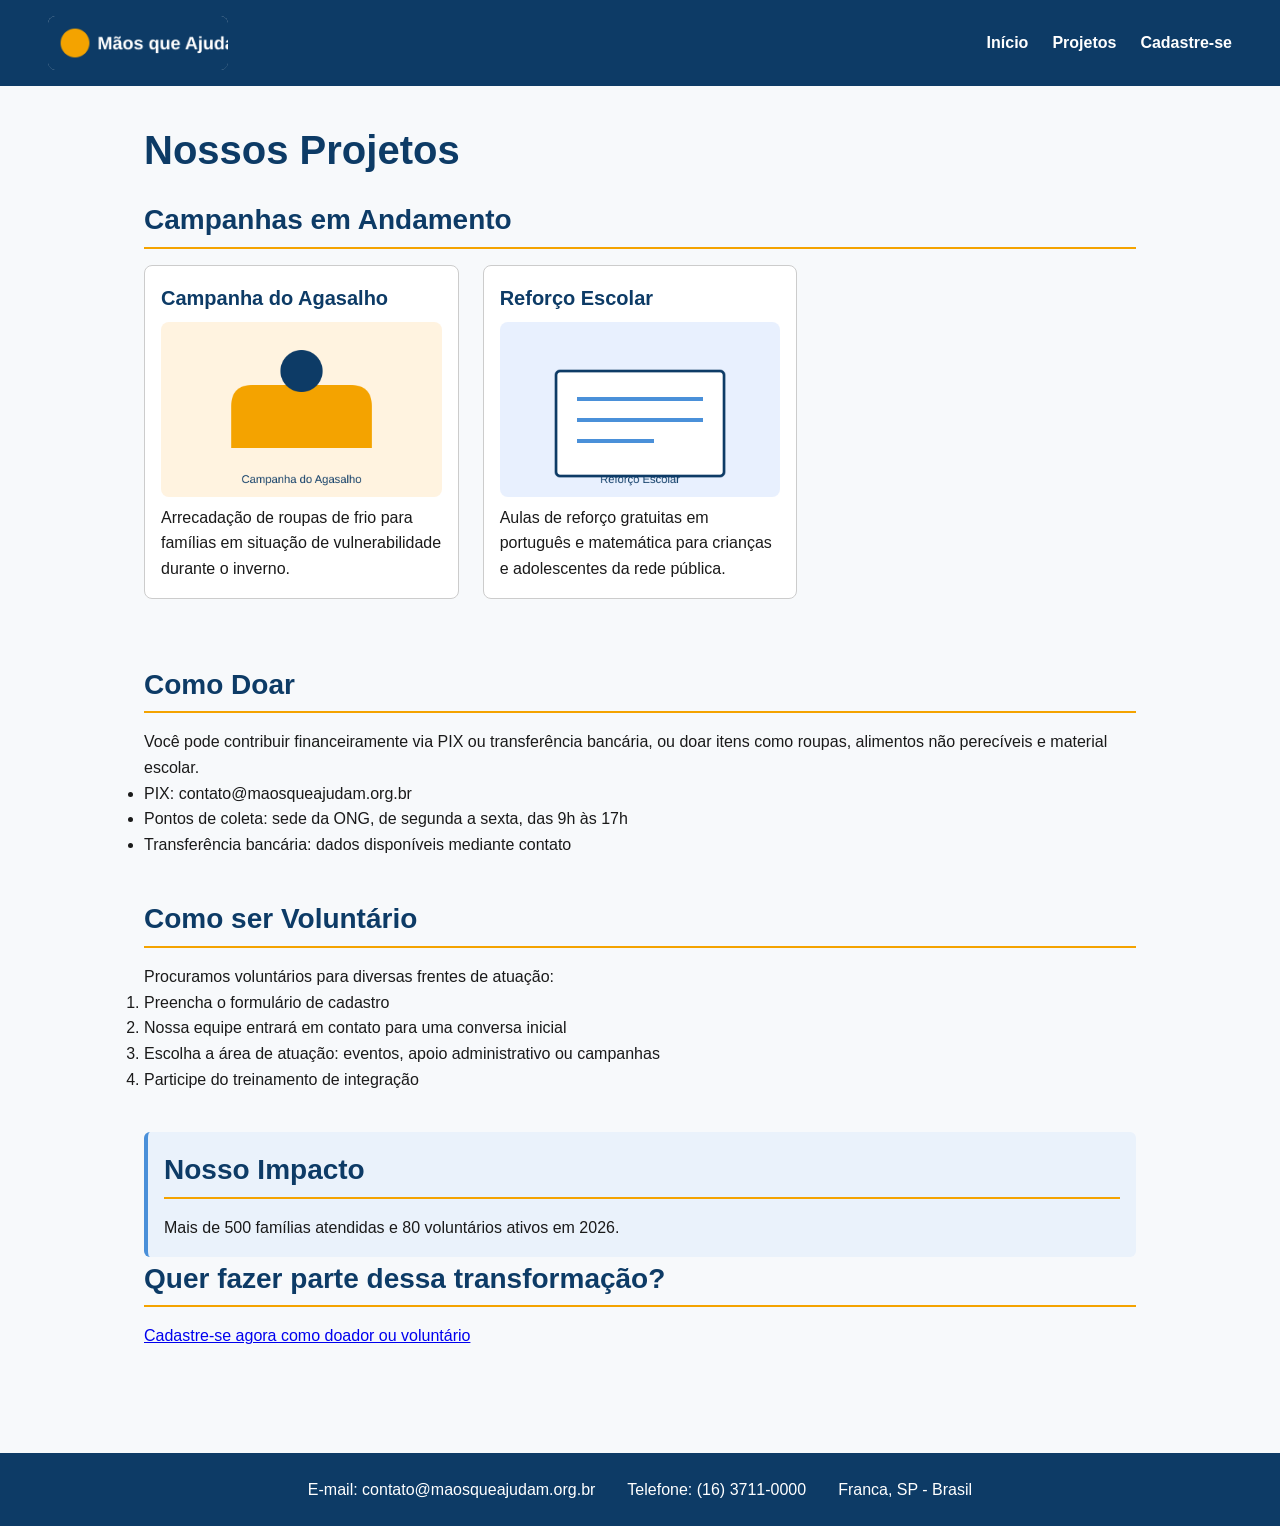
<file: activities/practical-02-layout/ngo-project-v2.0/projetos.html>
<!DOCTYPE html>
<html lang="pt-BR">
<head>
    <meta charset="UTF-8">
    <meta name="viewport" content="width=device-width, initial-scale=1.0">
    <title>Mãos que Ajudam - Nossos Projetos</title>
    <link rel="stylesheet" href="assets/css/style.css">
</head>
<body>

    <header>
        <img src="assets/img/logo.png" alt="Logo da ONG Mãos que Ajudam" width="180">
        <nav>
            <ul>
                <li><a href="index.html">Início</a></li>
                <li><a href="projetos.html">Projetos</a></li>
                <li><a href="cadastro.html">Cadastre-se</a></li>
            </ul>
        </nav>
    </header>

    <main>
        <h1>Nossos Projetos</h1>

        <section id="campanhas">
            <h2>Campanhas em Andamento</h2>

            <div class="grid-12">
            <article>
                <h3>Campanha do Agasalho</h3>
                <img src="assets/img/campanha-agasalho.png" alt="Ilustração de casacos dobrados representando a campanha do agasalho">
                <p>Arrecadação de roupas de frio para famílias em situação de
                vulnerabilidade durante o inverno.</p>
            </article>

            <article>
                <h3>Reforço Escolar</h3>
                <img src="assets/img/reforco-escolar.png" alt="Ilustração de um quadro com anotações representando o projeto de reforço escolar">
                <p>Aulas de reforço gratuitas em português e matemática para
                crianças e adolescentes da rede pública.</p>
            </article>
            </div>
        </section>

        <section id="como-doar">
            <h2>Como Doar</h2>
            <p>Você pode contribuir financeiramente via PIX ou transferência
            bancária, ou doar itens como roupas, alimentos não perecíveis e
            material escolar.</p>
            <ul>
                <li>PIX: contato@maosqueajudam.org.br</li>
                <li>Pontos de coleta: sede da ONG, de segunda a sexta, das 9h às 17h</li>
                <li>Transferência bancária: dados disponíveis mediante contato</li>
            </ul>
        </section>

        <section id="como-voluntariar">
            <h2>Como ser Voluntário</h2>
            <p>Procuramos voluntários para diversas frentes de atuação:</p>
            <ol>
                <li>Preencha o formulário de cadastro</li>
                <li>Nossa equipe entrará em contato para uma conversa inicial</li>
                <li>Escolha a área de atuação: eventos, apoio administrativo ou campanhas</li>
                <li>Participe do treinamento de integração</li>
            </ol>
        </section>

        <aside>
            <h2>Nosso Impacto</h2>
            <p>Mais de 500 famílias atendidas e 80 voluntários ativos em 2026.</p>
        </aside>

        <section id="cta">
            <h2>Quer fazer parte dessa transformação?</h2>
            <p><a href="cadastro.html">Cadastre-se agora como doador ou voluntário</a></p>
        </section>
    </main>

    <footer>
        <address>
            <p>E-mail: contato@maosqueajudam.org.br</p>
            <p>Telefone: (16) 3711-0000</p>
            <p>Franca, SP - Brasil</p>
        </address>
    </footer>

</body>
</html>
</file>
<file: assets/style.css>
:root{--bg:#0f172a;--card:#1e293b;--accent:#38bdf8;--text:#e2e8f0;--muted:#94a3b8;--ok:#22c55e}
*{box-sizing:border-box;margin:0;padding:0}
body{font-family:Inter,system-ui,Arial,sans-serif;background:var(--bg);color:var(--text);line-height:1.6}
header{padding:3rem 1.5rem;text-align:center;background:linear-gradient(180deg,#0f172a,#1e293b)}
header h1{font-size:2.2rem}
header p{color:var(--muted);max-width:720px;margin:.8rem auto}
.badges{display:flex;gap:.5rem;justify-content:center;flex-wrap:wrap;margin-top:1rem}
.badges span{background:#0ea5e9;color:#001523;padding:.25rem .7rem;border-radius:999px;font-size:.8rem;font-weight:700}
main{max-width:1000px;margin:0 auto;padding:2rem 1.2rem;display:grid;gap:1.2rem}
.card{background:var(--card);border:1px solid #334155;border-radius:12px;padding:1.4rem}
.card h2{color:var(--accent);margin-bottom:.6rem}
.card ul{margin-left:1.2rem}
.card code{background:#0b1220;padding:.1rem .4rem;border-radius:6px}
.grid{display:grid;grid-template-columns:repeat(auto-fit,minmax(220px,1fr));gap:1rem}
a{color:var(--accent)}
footer{text-align:center;color:var(--muted);padding:2rem}
.btn{display:inline-block;margin-top:.8rem;background:var(--accent);color:#001523;font-weight:800;padding:.6rem 1.1rem;border-radius:8px;text-decoration:none}
.ok{color:var(--ok);font-weight:700}
</file>
<file: activities/practical-01-basics/ngo-project/assets/css/style.css>
* {
  box-sizing: border-box;
  margin: 0;
  padding: 0;
}

body {
  font-family: Arial, Helvetica, sans-serif;
  color: #222;
  line-height: 1.6;
  background-color: #f7f9fb;
}

header {
  background-color: #0d3b66;
  padding: 1rem 2rem;
  display: flex;
  justify-content: space-between;
  align-items: center;
  flex-wrap: wrap;
}

header nav ul {
  list-style: none;
  display: flex;
  gap: 1.5rem;
}

header nav a {
  color: #ffffff;
  text-decoration: none;
  font-weight: bold;
}

header nav a:hover {
  text-decoration: underline;
}

main {
  max-width: 960px;
  margin: 0 auto;
  padding: 2rem 1rem;
}

section {
  margin-bottom: 2.5rem;
}

h1 {
  color: #0d3b66;
  margin-bottom: 1rem;
}

h2 {
  color: #0d3b66;
  border-bottom: 2px solid #f4a300;
  padding-bottom: 0.3rem;
  margin-bottom: 1rem;
}

h3 {
  color: #0d3b66;
  margin-bottom: 0.5rem;
}

img {
  max-width: 100%;
  height: auto;
  border-radius: 8px;
}

article {
  background-color: #ffffff;
  border: 1px solid #ddd;
  border-radius: 8px;
  padding: 1rem;
  margin-bottom: 1.5rem;
}

aside {
  background-color: #eaf2fb;
  border-left: 4px solid #4a90d9;
  padding: 1rem;
  border-radius: 6px;
}

fieldset {
  border: 1px solid #ccc;
  border-radius: 8px;
  padding: 1rem 1.5rem;
  margin-bottom: 1.5rem;
}

legend {
  font-weight: bold;
  color: #0d3b66;
  padding: 0 0.5rem;
}

label {
  display: block;
  margin-top: 0.8rem;
  font-weight: bold;
}

input, select {
  width: 100%;
  padding: 0.5rem;
  margin-top: 0.3rem;
  border: 1px solid #bbb;
  border-radius: 4px;
  font-size: 1rem;
}

input[type="radio"] {
  width: auto;
  margin-right: 0.3rem;
}

button {
  margin-top: 1.5rem;
  background-color: #f4a300;
  color: #0d3b66;
  border: none;
  padding: 0.8rem 1.5rem;
  border-radius: 6px;
  font-weight: bold;
  font-size: 1rem;
  cursor: pointer;
}

button:hover {
  background-color: #d98e00;
}

footer {
  background-color: #0d3b66;
  color: #ffffff;
  text-align: center;
  padding: 1.5rem;
  margin-top: 2rem;
}

footer address {
  font-style: normal;
}
</file>
<file: activities/practical-02-layout/ngo-project-v3.0/assets/css/style.css>
/* ===========================================
   DESIGN SYSTEM - Variáveis customizadas (CSS Custom Properties)
   =========================================== */
:root {
  /* Cores primárias */
  --color-primary: #0d3b66;
  --color-primary-dark: #082747;
  --color-primary-light: #4a90d9;

  /* Cores secundárias (ação / destaque) */
  --color-secondary: #f4a300;
  --color-secondary-dark: #d98e00;

  /* Cor de feedback */
  --color-success: #2e7d32;

  /* Tons neutros */
  --color-neutral-900: #1a1a1a;
  --color-neutral-600: #555555;
  --color-neutral-300: #cccccc;
  --color-neutral-100: #f7f9fb;
  --color-white: #ffffff;

  /* Escala tipográfica (5 patamares) */
  --font-family-base: Arial, Helvetica, sans-serif;
  --font-size-sm: 0.875rem;   /* 14px - textos auxiliares */
  --font-size-base: 1rem;     /* 16px - corpo de texto */
  --font-size-md: 1.25rem;    /* 20px - h3 / destaques */
  --font-size-lg: 1.75rem;    /* 28px - h2 */
  --font-size-xl: 2.5rem;     /* 40px - h1 */

  /* Escala de espaçamento modular (base 8px) */
  --space-xs: 0.25rem;   /* 4px */
  --space-sm: 0.5rem;    /* 8px */
  --space-md: 1rem;      /* 16px */
  --space-lg: 1.5rem;    /* 24px */
  --space-xl: 2rem;      /* 32px */
  --space-2xl: 3rem;     /* 48px */

  /* Raio de borda padrão */
  --radius-base: 8px;
}

* {
  box-sizing: border-box;
  margin: 0;
  padding: 0;
}

body {
  font-family: var(--font-family-base);
  font-size: var(--font-size-base);
  color: var(--color-neutral-900);
  line-height: 1.6;
  background-color: var(--color-neutral-100);
}

header {
  background-color: var(--color-primary);
  padding: var(--space-md) var(--space-xl);
  display: flex;
  justify-content: space-between;
  align-items: center;
  flex-wrap: wrap;
}

header nav ul {
  list-style: none;
  display: flex;
  gap: var(--space-lg);
}

header nav a {
  color: var(--color-white);
  text-decoration: none;
  font-weight: bold;
}

header nav a:hover {
  text-decoration: underline;
}

/* ===========================================
   MENU DE NAVEGAÇÃO: dropdown (desktop) + hambúrguer (mobile)
   Técnica sem JavaScript: checkbox oculto controla o estado via :checked
   =========================================== */

/* Checkbox de controle fica sempre invisível */
.menu-toggle {
  display: none;
}

/* Botão hambúrguer: oculto por padrão (só aparece no mobile) */
.hamburger {
  display: none;
  flex-direction: column;
  justify-content: space-between;
  width: 28px;
  height: 20px;
  cursor: pointer;
}

.hamburger span {
  display: block;
  height: 3px;
  width: 100%;
  background-color: var(--color-white);
  border-radius: 2px;
  transition: transform 0.3s ease, opacity 0.3s ease;
}

/* Dropdown: submenu de "Projetos" (visível ao passar o mouse ou focar via teclado) */
.has-dropdown {
  position: relative;
}

.dropdown {
  display: none;
  flex-direction: column;
  position: absolute;
  top: 100%;
  left: 0;
  min-width: 200px;
  background-color: var(--color-primary-dark);
  border-radius: 0 0 6px 6px;
  padding: var(--space-sm) 0;
  box-shadow: 0 4px 8px rgba(0, 0, 0, 0.2);
  z-index: 10;
}

.dropdown li {
  list-style: none;
}

.dropdown a {
  display: block;
  padding: var(--space-sm) var(--space-md);
}

/* :hover e :focus-within garantem acesso tanto por mouse quanto por teclado (Tab) */
.has-dropdown:hover .dropdown,
.has-dropdown:focus-within .dropdown {
  display: flex;
}

/* ---- Comportamento em telas pequenas (menu hambúrguer) ---- */
@media (max-width: 767px) {
  .hamburger {
    display: flex;
  }

  header nav {
    flex-basis: 100%;
    max-height: 0;
    overflow: hidden;
    transition: max-height 0.35s ease;
  }

  /* Quando o checkbox é marcado (clique no hambúrguer), o menu expande */
  .menu-toggle:checked ~ nav {
    max-height: 400px;
  }

  header nav ul {
    flex-direction: column;
    gap: 0;
    padding-top: var(--space-sm);
  }

  header nav ul > li {
    border-top: 1px solid rgba(255, 255, 255, 0.15);
  }

  header nav a {
    display: block;
    padding: var(--space-sm) 0;
  }

  /* No mobile, o dropdown fica embutido no fluxo (sem posição absoluta) */
  .dropdown {
    position: static;
    box-shadow: none;
    padding-left: var(--space-md);
  }

  .has-dropdown:hover .dropdown,
  .has-dropdown:focus-within .dropdown {
    display: flex;
  }

  /* Anima o ícone do hambúrguer para um "X" quando o menu está aberto */
  .menu-toggle:checked ~ .hamburger span:nth-child(1) {
    transform: translateY(8px) rotate(45deg);
  }

  .menu-toggle:checked ~ .hamburger span:nth-child(2) {
    opacity: 0;
  }

  .menu-toggle:checked ~ .hamburger span:nth-child(3) {
    transform: translateY(-9px) rotate(-45deg);
  }
}

main {
  max-width: 960px;
  margin: 0 auto;
  padding: 2rem 1rem;
}

section {
  margin-bottom: 2.5rem;
}

h1 {
  font-size: var(--font-size-xl);
  color: var(--color-primary);
  margin-bottom: var(--space-md);
}

h2 {
  font-size: var(--font-size-lg);
  color: var(--color-primary);
  border-bottom: 2px solid var(--color-secondary);
  padding-bottom: var(--space-xs);
  margin-bottom: var(--space-md);
}

h3 {
  font-size: var(--font-size-md);
  color: var(--color-primary);
  margin-bottom: var(--space-sm);
}

img {
  max-width: 100%;
  height: auto;
  border-radius: 8px;
}

/* ===========================================
   SISTEMA DE GRID - 12 colunas
   =========================================== */
.grid-12 {
  display: grid;
  grid-template-columns: repeat(12, 1fr);
  gap: var(--space-lg);
}

/* Em telas pequenas (mobile), cada card ocupa as 12 colunas (empilhado) */
.grid-12 > article {
  grid-column: span 12;
}

article {
  background-color: var(--color-white);
  border: 1px solid var(--color-neutral-300);
  border-radius: var(--radius-base);
  padding: var(--space-md);
  margin-bottom: var(--space-lg);
}

aside {
  background-color: #eaf2fb;
  border-left: 4px solid var(--color-primary-light);
  padding: var(--space-md);
  border-radius: 6px;
}

fieldset {
  border: 1px solid var(--color-neutral-300);
  border-radius: var(--radius-base);
  padding: var(--space-md) var(--space-lg);
  margin-bottom: var(--space-lg);
}

legend {
  font-weight: bold;
  color: var(--color-primary);
  padding: 0 var(--space-sm);
}

label {
  display: block;
  margin-top: var(--space-sm);
  font-weight: bold;
  font-size: var(--font-size-sm);
}

input, select {
  width: 100%;
  padding: var(--space-sm);
  margin-top: var(--space-xs);
  border: 2px solid var(--color-neutral-300);
  border-radius: 4px;
  font-size: var(--font-size-base);
  transition: border-color 0.2s ease, box-shadow 0.2s ease, background-color 0.2s ease;
}

/* :focus - campo atualmente selecionado pelo usuário */
input:focus, select:focus {
  outline: none;
  border-color: var(--color-primary-light);
  box-shadow: 0 0 0 3px rgba(74, 144, 217, 0.25);
}

/* :valid - só aplica o verde depois que o usuário já digitou algo
   (:not(:placeholder-shown) evita marcar campo vazio como "válido" por engano) */
input:not(:placeholder-shown):valid {
  border-color: var(--color-success);
  background-color: #f1f8f1;
}

/* :invalid - só aplica o vermelho depois que o usuário já digitou algo */
input:not(:placeholder-shown):invalid {
  border-color: #c62828;
  background-color: #fdf1f1;
}

/* input[type="date"] não suporta :placeholder-shown, então a regra genérica
   acima o marcaria como erro mesmo antes da interação do usuário.
   Neutralizamos esse caso específico até que o campo seja focado. */
input[type="date"]:invalid {
  border-color: var(--color-neutral-300);
  background-color: var(--color-white);
}

input[type="date"]:focus:invalid {
  border-color: var(--color-primary-light);
}


input[type="radio"] {
  width: auto;
  margin-right: 0.3rem;
}

/* Contêiner flexível: alinha as opções de radio lado a lado */
.radio-group {
  display: flex;
  flex-direction: row;
  align-items: center;
  gap: var(--space-lg);
  margin-top: var(--space-sm);
}

/* Contêiner flexível: alinha o input radio com seu label na horizontal */
.radio-option {
  display: flex;
  align-items: center;
  gap: var(--space-xs);
}

.radio-option label {
  display: inline;
  margin-top: 0;
  font-weight: normal;
}

/* Contêiner flexível: centraliza o botão de envio do formulário */
.form-actions {
  display: flex;
  justify-content: flex-end;
}

button {
  margin-top: var(--space-lg);
  background-color: var(--color-secondary);
  color: var(--color-primary);
  border: 2px solid transparent;
  padding: var(--space-sm) var(--space-lg);
  border-radius: 6px;
  font-weight: bold;
  font-size: var(--font-size-base);
  cursor: pointer;
  box-shadow: 0 2px 4px rgba(0, 0, 0, 0.15);
  transition: background-color 0.2s ease, transform 0.15s ease, box-shadow 0.2s ease;
}

/* :hover - passar o mouse sobre o botão */
button:hover {
  background-color: var(--color-secondary-dark);
  box-shadow: 0 4px 8px rgba(0, 0, 0, 0.25);
  transform: translateY(-2px);
}

/* :focus - botão selecionado via teclado (Tab) */
button:focus {
  outline: none;
  border-color: var(--color-primary-light);
  box-shadow: 0 0 0 3px rgba(74, 144, 217, 0.4);
}

/* :active - momento exato do clique */
button:active {
  transform: translateY(0);
  box-shadow: 0 1px 2px rgba(0, 0, 0, 0.2);
  background-color: var(--color-secondary-dark);
}

/* :disabled - botão indisponível (ex: durante envio do formulário) */
button:disabled {
  background-color: var(--color-neutral-300);
  color: var(--color-neutral-600);
  cursor: not-allowed;
  box-shadow: none;
  transform: none;
}

footer {
  background-color: var(--color-primary);
  color: var(--color-white);
  text-align: center;
  padding: var(--space-lg);
  margin-top: var(--space-xl);
}

/* Contêiner flexível: distribui os dados de contato do rodapé */
/* ===========================================
   BADGES - etiquetas de categorização semântica
   =========================================== */
.badge {
  display: inline-block;
  font-size: var(--font-size-sm);
  font-weight: bold;
  padding: var(--space-xs) var(--space-sm);
  border-radius: 999px;
  margin-bottom: var(--space-sm);
  text-transform: uppercase;
  letter-spacing: 0.03em;
}

.badge-urgente {
  background-color: #fdecea;
  color: #c62828;
}

.badge-ativa {
  background-color: #e8f5e9;
  color: var(--color-success);
}

/* ===========================================
   ALERT BOXES - feedback contextual ao usuário
   =========================================== */
.alert {
  padding: var(--space-md);
  border-radius: var(--radius-base);
  margin-bottom: var(--space-md);
  border-left: 4px solid;
  font-size: var(--font-size-sm);
}

.alert-info {
  background-color: #eaf2fb;
  border-left-color: var(--color-primary-light);
  color: var(--color-primary-dark);
}

.alert-success {
  background-color: #e8f5e9;
  border-left-color: var(--color-success);
  color: #1b5e20;
}

.alert-error {
  background-color: #fdecea;
  border-left-color: #c62828;
  color: #8e1e1e;
}

/* ===========================================
   MODAL - janela de detalhes (técnica checkbox hack, sem JS)
   =========================================== */
.btn-modal {
  display: inline-block;
  margin-top: var(--space-sm);
  padding: var(--space-xs) var(--space-md);
  background-color: var(--color-primary);
  color: var(--color-white);
  border-radius: 4px;
  font-size: var(--font-size-sm);
  font-weight: bold;
  cursor: pointer;
  transition: background-color 0.2s ease;
}

.btn-modal:hover {
  background-color: var(--color-primary-dark);
}

.modal-toggle {
  display: none;
}

.modal-overlay {
  display: none;
  position: fixed;
  inset: 0;
  background-color: rgba(0, 0, 0, 0.5);
  align-items: center;
  justify-content: center;
  padding: var(--space-md);
  z-index: 100;
}

/* Quando o checkbox correspondente é marcado, o overlay aparece.
   Usa o combinador de irmão adjacente (+), não o geral (~), para que
   marcar um checkbox não acione modais de outros cards que vêm depois
   dele no documento. */
.modal-toggle:checked + .modal-overlay {
  display: flex;
}

.modal-box {
  position: relative;
  background-color: var(--color-white);
  border-radius: var(--radius-base);
  padding: var(--space-xl);
  max-width: 480px;
  width: 100%;
  box-shadow: 0 10px 30px rgba(0, 0, 0, 0.3);
}

.modal-close {
  position: absolute;
  top: var(--space-md);
  right: var(--space-md);
  font-size: var(--font-size-lg);
  line-height: 1;
  cursor: pointer;
  color: var(--color-neutral-600);
}

.modal-close:hover {
  color: var(--color-neutral-900);
}

.btn-fechar {
  display: inline-block;
  margin-top: var(--space-md);
  padding: var(--space-sm) var(--space-lg);
  background-color: var(--color-secondary);
  color: var(--color-primary);
  border-radius: 6px;
  font-weight: bold;
  cursor: pointer;
}

.btn-fechar:hover {
  background-color: var(--color-secondary-dark);
}

footer address {
  font-style: normal;
  display: flex;
  flex-direction: column;
  align-items: center;
  gap: var(--space-xs);
}

@media (min-width: 768px) {
  footer address {
    flex-direction: row;
    justify-content: center;
    gap: var(--space-xl);
  }
}

/* ===========================================
   BREAKPOINTS RESPONSIVOS (mobile-first, 5 pontos de quebra)
   =========================================== */

/* 1. Mobile pequeno (até 480px) - estilo base já aplicado acima */

/* 2. Mobile grande / phablet (a partir de 481px) */
@media (min-width: 481px) {
  main {
    padding: var(--space-xl) var(--space-md);
  }
}

/* 3. Tablet retrato (a partir de 768px) */
@media (min-width: 768px) {
  header {
    padding: var(--space-md) var(--space-2xl);
  }

  .grid-12 > article {
    grid-column: span 6; /* 2 cards por linha */
  }
}

/* 4. Tablet paisagem / notebook pequeno (a partir de 1024px) */
@media (min-width: 1024px) {
  main {
    max-width: 1024px;
  }

  .grid-12 > article {
    grid-column: span 4; /* 3 cards por linha */
  }
}

/* 5. Desktop grande / panorâmico (a partir de 1440px) */
@media (min-width: 1440px) {
  main {
    max-width: 1280px;
  }

  :root {
    --font-size-xl: 3rem; /* títulos maiores em telas grandes */
  }
}
</file>
<file: activities/practical-03-spa/ngo-spa-local-v2.0/css/styles.css>
/* ===========================================
   DESIGN SYSTEM - Variáveis customizadas (CSS Custom Properties)
   =========================================== */
:root {
  /* Cores primárias */
  --color-primary: #0d3b66;
  --color-primary-dark: #082747;
  --color-primary-light: #4a90d9;

  /* Cores secundárias (ação / destaque) */
  --color-secondary: #f4a300;
  --color-secondary-dark: #d98e00;

  /* Cor de feedback */
  --color-success: #2e7d32;

  /* Tons neutros */
  --color-neutral-900: #1a1a1a;
  --color-neutral-600: #555555;
  --color-neutral-300: #cccccc;
  --color-neutral-100: #f7f9fb;
  --color-white: #ffffff;

  /* Escala tipográfica (5 patamares) */
  --font-family-base: Arial, Helvetica, sans-serif;
  --font-size-sm: 0.875rem;   /* 14px - textos auxiliares */
  --font-size-base: 1rem;     /* 16px - corpo de texto */
  --font-size-md: 1.25rem;    /* 20px - h3 / destaques */
  --font-size-lg: 1.75rem;    /* 28px - h2 */
  --font-size-xl: 2.5rem;     /* 40px - h1 */

  /* Escala de espaçamento modular (base 8px) */
  --space-xs: 0.25rem;   /* 4px */
  --space-sm: 0.5rem;    /* 8px */
  --space-md: 1rem;      /* 16px */
  --space-lg: 1.5rem;    /* 24px */
  --space-xl: 2rem;      /* 32px */
  --space-2xl: 3rem;     /* 48px */

  /* Raio de borda padrão */
  --radius-base: 8px;
}

/* Reset básico já é aplicado por reset.css, carregado antes deste arquivo */

body {
  font-family: var(--font-family-base);
  font-size: var(--font-size-base);
  color: var(--color-neutral-900);
  line-height: 1.6;
  background-color: var(--color-neutral-100);
}

header {
  background-color: var(--color-primary);
  padding: var(--space-md) var(--space-xl);
  display: flex;
  justify-content: space-between;
  align-items: center;
  flex-wrap: wrap;
}

header nav ul {
  list-style: none;
  display: flex;
  gap: var(--space-lg);
}

header nav a {
  color: var(--color-white);
  text-decoration: none;
  font-weight: bold;
}

header nav a:hover {
  text-decoration: underline;
}

/* Classe aplicada dinamicamente pelo router.js ao link da rota atual */
header nav a.active {
  text-decoration: underline;
  color: var(--color-secondary);
}

/* ===========================================
   MENU DE NAVEGAÇÃO: dropdown (desktop) + hambúrguer (mobile)
   Técnica sem JavaScript: checkbox oculto controla o estado via :checked
   =========================================== */

/* Checkbox de controle fica sempre invisível */
.menu-toggle {
  display: none;
}

/* Botão hambúrguer: oculto por padrão (só aparece no mobile) */
.hamburger {
  display: none;
  flex-direction: column;
  justify-content: space-between;
  width: 28px;
  height: 20px;
  cursor: pointer;
}

.hamburger span {
  display: block;
  height: 3px;
  width: 100%;
  background-color: var(--color-white);
  border-radius: 2px;
  transition: transform 0.3s ease, opacity 0.3s ease;
}

/* Dropdown: submenu de "Projetos" (visível ao passar o mouse ou focar via teclado) */
.has-dropdown {
  position: relative;
}

.dropdown {
  display: none;
  flex-direction: column;
  position: absolute;
  top: 100%;
  left: 0;
  min-width: 200px;
  background-color: var(--color-primary-dark);
  border-radius: 0 0 6px 6px;
  padding: var(--space-sm) 0;
  box-shadow: 0 4px 8px rgba(0, 0, 0, 0.2);
  z-index: 10;
}

.dropdown li {
  list-style: none;
}

.dropdown a {
  display: block;
  padding: var(--space-sm) var(--space-md);
}

/* :hover e :focus-within garantem acesso tanto por mouse quanto por teclado (Tab) */
.has-dropdown:hover .dropdown,
.has-dropdown:focus-within .dropdown {
  display: flex;
}

/* ---- Comportamento em telas pequenas (menu hambúrguer) ---- */
@media (max-width: 767px) {
  .hamburger {
    display: flex;
  }

  header nav {
    flex-basis: 100%;
    max-height: 0;
    overflow: hidden;
    transition: max-height 0.35s ease;
  }

  /* Quando o checkbox é marcado (clique no hambúrguer), o menu expande */
  .menu-toggle:checked ~ nav {
    max-height: 400px;
  }

  header nav ul {
    flex-direction: column;
    gap: 0;
    padding-top: var(--space-sm);
  }

  header nav ul > li {
    border-top: 1px solid rgba(255, 255, 255, 0.15);
  }

  header nav a {
    display: block;
    padding: var(--space-sm) 0;
  }

  /* No mobile, o dropdown fica embutido no fluxo (sem posição absoluta) */
  .dropdown {
    position: static;
    box-shadow: none;
    padding-left: var(--space-md);
  }

  .has-dropdown:hover .dropdown,
  .has-dropdown:focus-within .dropdown {
    display: flex;
  }

  /* Anima o ícone do hambúrguer para um "X" quando o menu está aberto */
  .menu-toggle:checked ~ .hamburger span:nth-child(1) {
    transform: translateY(8px) rotate(45deg);
  }

  .menu-toggle:checked ~ .hamburger span:nth-child(2) {
    opacity: 0;
  }

  .menu-toggle:checked ~ .hamburger span:nth-child(3) {
    transform: translateY(-9px) rotate(-45deg);
  }
}

main {
  max-width: 960px;
  margin: 0 auto;
  padding: 2rem 1rem;
}

section {
  margin-bottom: 2.5rem;
}

h1 {
  font-size: var(--font-size-xl);
  color: var(--color-primary);
  margin-bottom: var(--space-md);
}

h2 {
  font-size: var(--font-size-lg);
  color: var(--color-primary);
  border-bottom: 2px solid var(--color-secondary);
  padding-bottom: var(--space-xs);
  margin-bottom: var(--space-md);
}

h3 {
  font-size: var(--font-size-md);
  color: var(--color-primary);
  margin-bottom: var(--space-sm);
}

img {
  max-width: 100%;
  height: auto;
  border-radius: 8px;
}

/* ===========================================
   SISTEMA DE GRID - 12 colunas
   =========================================== */
.grid-12 {
  display: grid;
  grid-template-columns: repeat(12, 1fr);
  gap: var(--space-lg);
}

/* Em telas pequenas (mobile), cada card ocupa as 12 colunas (empilhado) */
.grid-12 > article {
  grid-column: span 12;
}

article {
  background-color: var(--color-white);
  border: 1px solid var(--color-neutral-300);
  border-radius: var(--radius-base);
  padding: var(--space-md);
  margin-bottom: var(--space-lg);
}

aside {
  background-color: #eaf2fb;
  border-left: 4px solid var(--color-primary-light);
  padding: var(--space-md);
  border-radius: 6px;
}

fieldset {
  border: 1px solid var(--color-neutral-300);
  border-radius: var(--radius-base);
  padding: var(--space-md) var(--space-lg);
  margin-bottom: var(--space-lg);
}

legend {
  font-weight: bold;
  color: var(--color-primary);
  padding: 0 var(--space-sm);
}

label {
  display: block;
  margin-top: var(--space-sm);
  font-weight: bold;
  font-size: var(--font-size-sm);
}

input, select {
  width: 100%;
  padding: var(--space-sm);
  margin-top: var(--space-xs);
  border: 2px solid var(--color-neutral-300);
  border-radius: 4px;
  font-size: var(--font-size-base);
  transition: border-color 0.2s ease, box-shadow 0.2s ease, background-color 0.2s ease;
}

/* :focus - campo atualmente selecionado pelo usuário */
input:focus, select:focus {
  outline: none;
  border-color: var(--color-primary-light);
  box-shadow: 0 0 0 3px rgba(74, 144, 217, 0.25);
}

/* :valid - só aplica o verde depois que o usuário já digitou algo
   (:not(:placeholder-shown) evita marcar campo vazio como "válido" por engano) */
input:not(:placeholder-shown):valid {
  border-color: var(--color-success);
  background-color: #f1f8f1;
}

/* :invalid - só aplica o vermelho depois que o usuário já digitou algo */
input:not(:placeholder-shown):invalid {
  border-color: #c62828;
  background-color: #fdf1f1;
}

/* input[type="date"] não suporta :placeholder-shown, então a regra genérica
   acima o marcaria como erro mesmo antes da interação do usuário.
   Neutralizamos esse caso específico até que o campo seja focado. */
input[type="date"]:invalid {
  border-color: var(--color-neutral-300);
  background-color: var(--color-white);
}

input[type="date"]:focus:invalid {
  border-color: var(--color-primary-light);
}


input[type="radio"] {
  width: auto;
  margin-right: 0.3rem;
}

/* Contêiner flexível: alinha as opções de radio lado a lado */
.radio-group {
  display: flex;
  flex-direction: row;
  align-items: center;
  gap: var(--space-lg);
  margin-top: var(--space-sm);
}

/* Contêiner flexível: alinha o input radio com seu label na horizontal */
.radio-option {
  display: flex;
  align-items: center;
  gap: var(--space-xs);
}

.radio-option label {
  display: inline;
  margin-top: 0;
  font-weight: normal;
}

/* Contêiner flexível: centraliza o botão de envio do formulário */
.form-actions {
  display: flex;
  justify-content: flex-end;
}

button {
  margin-top: var(--space-lg);
  background-color: var(--color-secondary);
  color: var(--color-primary);
  border: 2px solid transparent;
  padding: var(--space-sm) var(--space-lg);
  border-radius: 6px;
  font-weight: bold;
  font-size: var(--font-size-base);
  cursor: pointer;
  box-shadow: 0 2px 4px rgba(0, 0, 0, 0.15);
  transition: background-color 0.2s ease, transform 0.15s ease, box-shadow 0.2s ease;
}

/* :hover - passar o mouse sobre o botão */
button:hover {
  background-color: var(--color-secondary-dark);
  box-shadow: 0 4px 8px rgba(0, 0, 0, 0.25);
  transform: translateY(-2px);
}

/* :focus - botão selecionado via teclado (Tab) */
button:focus {
  outline: none;
  border-color: var(--color-primary-light);
  box-shadow: 0 0 0 3px rgba(74, 144, 217, 0.4);
}

/* :active - momento exato do clique */
button:active {
  transform: translateY(0);
  box-shadow: 0 1px 2px rgba(0, 0, 0, 0.2);
  background-color: var(--color-secondary-dark);
}

/* :disabled - botão indisponível (ex: durante envio do formulário) */
button:disabled {
  background-color: var(--color-neutral-300);
  color: var(--color-neutral-600);
  cursor: not-allowed;
  box-shadow: none;
  transform: none;
}

footer {
  background-color: var(--color-primary);
  color: var(--color-white);
  text-align: center;
  padding: var(--space-lg);
  margin-top: var(--space-xl);
}

/* Contêiner flexível: distribui os dados de contato do rodapé */
/* ===========================================
   BADGES - etiquetas de categorização semântica
   =========================================== */
.badge {
  display: inline-block;
  font-size: var(--font-size-sm);
  font-weight: bold;
  padding: var(--space-xs) var(--space-sm);
  border-radius: 999px;
  margin-bottom: var(--space-sm);
  text-transform: uppercase;
  letter-spacing: 0.03em;
}

.badge-urgente {
  background-color: #fdecea;
  color: #c62828;
}

.badge-ativa {
  background-color: #e8f5e9;
  color: var(--color-success);
}

/* ===========================================
   ALERT BOXES - feedback contextual ao usuário
   =========================================== */
.alert {
  padding: var(--space-md);
  border-radius: var(--radius-base);
  margin-bottom: var(--space-md);
  border-left: 4px solid;
  font-size: var(--font-size-sm);
}

.alert-info {
  background-color: #eaf2fb;
  border-left-color: var(--color-primary-light);
  color: var(--color-primary-dark);
}

.alert-success {
  background-color: #e8f5e9;
  border-left-color: var(--color-success);
  color: #1b5e20;
}

.alert-error {
  background-color: #fdecea;
  border-left-color: #c62828;
  color: #8e1e1e;
}

/* ===========================================
   MODAL - janela de detalhes (técnica checkbox hack, sem JS)
   =========================================== */
.btn-modal {
  display: inline-block;
  margin-top: var(--space-sm);
  padding: var(--space-xs) var(--space-md);
  background-color: var(--color-primary);
  color: var(--color-white);
  border-radius: 4px;
  font-size: var(--font-size-sm);
  font-weight: bold;
  cursor: pointer;
  transition: background-color 0.2s ease;
}

.btn-modal:hover {
  background-color: var(--color-primary-dark);
}

.modal-overlay {
  display: none;
  position: fixed;
  inset: 0;
  background-color: rgba(0, 0, 0, 0.5);
  align-items: center;
  justify-content: center;
  padding: var(--space-md);
  z-index: 100;
}

/* O atributo [hidden] já é suportado nativamente pelo navegador
   (display: none automático), mas declaramos explicitamente aqui para
   garantir prioridade sobre outras regras de display. O JavaScript
   alterna a classe .is-open para exibir o modal como flex centralizado. */
.modal-overlay[hidden] {
  display: none;
}

.modal-overlay.is-open {
  display: flex;
}

.modal-box {
  position: relative;
  background-color: var(--color-white);
  border-radius: var(--radius-base);
  padding: var(--space-xl);
  max-width: 480px;
  width: 100%;
  box-shadow: 0 10px 30px rgba(0, 0, 0, 0.3);
}

.modal-close {
  position: absolute;
  top: var(--space-md);
  right: var(--space-md);
  font-size: var(--font-size-lg);
  line-height: 1;
  cursor: pointer;
  color: var(--color-neutral-600);
}

.modal-close:hover {
  color: var(--color-neutral-900);
}

.btn-fechar {
  display: inline-block;
  margin-top: var(--space-md);
  padding: var(--space-sm) var(--space-lg);
  background-color: var(--color-secondary);
  color: var(--color-primary);
  border-radius: 6px;
  font-weight: bold;
  cursor: pointer;
}

.btn-fechar:hover {
  background-color: var(--color-secondary-dark);
}

footer address {
  font-style: normal;
  display: flex;
  flex-direction: column;
  align-items: center;
  gap: var(--space-xs);
}

@media (min-width: 768px) {
  footer address {
    flex-direction: row;
    justify-content: center;
    gap: var(--space-xl);
  }
}

/* ===========================================
   BREAKPOINTS RESPONSIVOS (mobile-first, 5 pontos de quebra)
   =========================================== */

/* 1. Mobile pequeno (até 480px) - estilo base já aplicado acima */

/* 2. Mobile grande / phablet (a partir de 481px) */
@media (min-width: 481px) {
  main {
    padding: var(--space-xl) var(--space-md);
  }
}

/* 3. Tablet retrato (a partir de 768px) */
@media (min-width: 768px) {
  header {
    padding: var(--space-md) var(--space-2xl);
  }

  .grid-12 > article {
    grid-column: span 6; /* 2 cards por linha */
  }
}

/* 4. Tablet paisagem / notebook pequeno (a partir de 1024px) */
@media (min-width: 1024px) {
  main {
    max-width: 1024px;
  }

  .grid-12 > article {
    grid-column: span 4; /* 3 cards por linha */
  }
}

/* 5. Desktop grande / panorâmico (a partir de 1440px) */
@media (min-width: 1440px) {
  main {
    max-width: 1280px;
  }

  :root {
    --font-size-xl: 3rem; /* títulos maiores em telas grandes */
  }
}
</file>
<file: activities/practical-03-spa/ngo-spa-local-v3.0/css/styles.css>
/* ===========================================
   DESIGN SYSTEM - Variáveis customizadas (CSS Custom Properties)
   =========================================== */
:root {
  /* Cores primárias */
  --color-primary: #0d3b66;
  --color-primary-dark: #082747;
  --color-primary-light: #4a90d9;

  /* Cores secundárias (ação / destaque) */
  --color-secondary: #f4a300;
  --color-secondary-dark: #d98e00;

  /* Cor de feedback */
  --color-success: #2e7d32;

  /* Tons neutros */
  --color-neutral-900: #1a1a1a;
  --color-neutral-600: #555555;
  --color-neutral-300: #cccccc;
  --color-neutral-100: #f7f9fb;
  --color-white: #ffffff;

  /* Escala tipográfica (5 patamares) */
  --font-family-base: Arial, Helvetica, sans-serif;
  --font-size-sm: 0.875rem;   /* 14px - textos auxiliares */
  --font-size-base: 1rem;     /* 16px - corpo de texto */
  --font-size-md: 1.25rem;    /* 20px - h3 / destaques */
  --font-size-lg: 1.75rem;    /* 28px - h2 */
  --font-size-xl: 2.5rem;     /* 40px - h1 */

  /* Escala de espaçamento modular (base 8px) */
  --space-xs: 0.25rem;   /* 4px */
  --space-sm: 0.5rem;    /* 8px */
  --space-md: 1rem;      /* 16px */
  --space-lg: 1.5rem;    /* 24px */
  --space-xl: 2rem;      /* 32px */
  --space-2xl: 3rem;     /* 48px */

  /* Raio de borda padrão */
  --radius-base: 8px;
}

/* Reset básico já é aplicado por reset.css, carregado antes deste arquivo */

body {
  font-family: var(--font-family-base);
  font-size: var(--font-size-base);
  color: var(--color-neutral-900);
  line-height: 1.6;
  background-color: var(--color-neutral-100);
}

header {
  background-color: var(--color-primary);
  padding: var(--space-md) var(--space-xl);
  display: flex;
  justify-content: space-between;
  align-items: center;
  flex-wrap: wrap;
}

header nav ul {
  list-style: none;
  display: flex;
  gap: var(--space-lg);
}

header nav a {
  color: var(--color-white);
  text-decoration: none;
  font-weight: bold;
}

header nav a:hover {
  text-decoration: underline;
}

/* Classe aplicada dinamicamente pelo router.js ao link da rota atual */
header nav a.active {
  text-decoration: underline;
  color: var(--color-secondary);
}

/* ===========================================
   MENU DE NAVEGAÇÃO: dropdown (desktop) + hambúrguer (mobile)
   Técnica sem JavaScript: checkbox oculto controla o estado via :checked
   =========================================== */

/* Checkbox de controle fica sempre invisível */
.menu-toggle {
  display: none;
}

/* Botão hambúrguer: oculto por padrão (só aparece no mobile) */
.hamburger {
  display: none;
  flex-direction: column;
  justify-content: space-between;
  width: 28px;
  height: 20px;
  cursor: pointer;
}

.hamburger span {
  display: block;
  height: 3px;
  width: 100%;
  background-color: var(--color-white);
  border-radius: 2px;
  transition: transform 0.3s ease, opacity 0.3s ease;
}

/* Dropdown: submenu de "Projetos" (visível ao passar o mouse ou focar via teclado) */
.has-dropdown {
  position: relative;
}

.dropdown {
  display: none;
  flex-direction: column;
  position: absolute;
  top: 100%;
  left: 0;
  min-width: 200px;
  background-color: var(--color-primary-dark);
  border-radius: 0 0 6px 6px;
  padding: var(--space-sm) 0;
  box-shadow: 0 4px 8px rgba(0, 0, 0, 0.2);
  z-index: 10;
}

.dropdown li {
  list-style: none;
}

.dropdown a {
  display: block;
  padding: var(--space-sm) var(--space-md);
}

/* :hover e :focus-within garantem acesso tanto por mouse quanto por teclado (Tab) */
.has-dropdown:hover .dropdown,
.has-dropdown:focus-within .dropdown {
  display: flex;
}

/* ---- Comportamento em telas pequenas (menu hambúrguer) ---- */
@media (max-width: 767px) {
  .hamburger {
    display: flex;
  }

  header nav {
    flex-basis: 100%;
    max-height: 0;
    overflow: hidden;
    transition: max-height 0.35s ease;
  }

  /* Quando o checkbox é marcado (clique no hambúrguer), o menu expande */
  .menu-toggle:checked ~ nav {
    max-height: 400px;
  }

  header nav ul {
    flex-direction: column;
    gap: 0;
    padding-top: var(--space-sm);
  }

  header nav ul > li {
    border-top: 1px solid rgba(255, 255, 255, 0.15);
  }

  header nav a {
    display: block;
    padding: var(--space-sm) 0;
  }

  /* No mobile, o dropdown fica embutido no fluxo (sem posição absoluta) */
  .dropdown {
    position: static;
    box-shadow: none;
    padding-left: var(--space-md);
  }

  .has-dropdown:hover .dropdown,
  .has-dropdown:focus-within .dropdown {
    display: flex;
  }

  /* Anima o ícone do hambúrguer para um "X" quando o menu está aberto */
  .menu-toggle:checked ~ .hamburger span:nth-child(1) {
    transform: translateY(8px) rotate(45deg);
  }

  .menu-toggle:checked ~ .hamburger span:nth-child(2) {
    opacity: 0;
  }

  .menu-toggle:checked ~ .hamburger span:nth-child(3) {
    transform: translateY(-9px) rotate(-45deg);
  }
}

main {
  max-width: 960px;
  margin: 0 auto;
  padding: 2rem 1rem;
}

section {
  margin-bottom: 2.5rem;
}

h1 {
  font-size: var(--font-size-xl);
  color: var(--color-primary);
  margin-bottom: var(--space-md);
}

h2 {
  font-size: var(--font-size-lg);
  color: var(--color-primary);
  border-bottom: 2px solid var(--color-secondary);
  padding-bottom: var(--space-xs);
  margin-bottom: var(--space-md);
}

h3 {
  font-size: var(--font-size-md);
  color: var(--color-primary);
  margin-bottom: var(--space-sm);
}

img {
  max-width: 100%;
  height: auto;
  border-radius: 8px;
}

/* ===========================================
   SISTEMA DE GRID - 12 colunas
   =========================================== */
.grid-12 {
  display: grid;
  grid-template-columns: repeat(12, 1fr);
  gap: var(--space-lg);
}

/* Em telas pequenas (mobile), cada card ocupa as 12 colunas (empilhado) */
.grid-12 > article {
  grid-column: span 12;
}

article {
  background-color: var(--color-white);
  border: 1px solid var(--color-neutral-300);
  border-radius: var(--radius-base);
  padding: var(--space-md);
  margin-bottom: var(--space-lg);
}

aside {
  background-color: #eaf2fb;
  border-left: 4px solid var(--color-primary-light);
  padding: var(--space-md);
  border-radius: 6px;
}

fieldset {
  border: 1px solid var(--color-neutral-300);
  border-radius: var(--radius-base);
  padding: var(--space-md) var(--space-lg);
  margin-bottom: var(--space-lg);
}

legend {
  font-weight: bold;
  color: var(--color-primary);
  padding: 0 var(--space-sm);
}

label {
  display: block;
  margin-top: var(--space-sm);
  font-weight: bold;
  font-size: var(--font-size-sm);
}

input, select {
  width: 100%;
  padding: var(--space-sm);
  margin-top: var(--space-xs);
  border: 2px solid var(--color-neutral-300);
  border-radius: 4px;
  font-size: var(--font-size-base);
  transition: border-color 0.2s ease, box-shadow 0.2s ease, background-color 0.2s ease;
}

/* :focus - campo atualmente selecionado pelo usuário */
input:focus, select:focus {
  outline: none;
  border-color: var(--color-primary-light);
  box-shadow: 0 0 0 3px rgba(74, 144, 217, 0.25);
}

/* Classes aplicadas via JavaScript (interactions.js) após a validação de
   cada campo nos eventos "input" e "submit" do formulário. Optamos por
   classes em vez de depender só de :valid/:invalid nativos porque a
   validação de CPF/CEP/telefone agora é feita por regex em JavaScript,
   dando controle total sobre quando e como o feedback aparece. */
.campo-valido {
  border-color: var(--color-success) !important;
  background-color: #f1f8f1;
}

.campo-invalido {
  border-color: #c62828 !important;
  background-color: #fdf1f1;
}

.erro-campo {
  display: block;
  color: #c62828;
  font-size: var(--font-size-sm);
  font-weight: normal;
  margin-top: var(--space-xs);
  min-height: 1.2em;
}


input[type="radio"] {
  width: auto;
  margin-right: 0.3rem;
}

/* Contêiner flexível: alinha as opções de radio lado a lado */
.radio-group {
  display: flex;
  flex-direction: row;
  align-items: center;
  gap: var(--space-lg);
  margin-top: var(--space-sm);
}

/* Contêiner flexível: alinha o input radio com seu label na horizontal */
.radio-option {
  display: flex;
  align-items: center;
  gap: var(--space-xs);
}

.radio-option label {
  display: inline;
  margin-top: 0;
  font-weight: normal;
}

/* Contêiner flexível: centraliza o botão de envio do formulário */
.form-actions {
  display: flex;
  justify-content: flex-end;
}

button {
  margin-top: var(--space-lg);
  background-color: var(--color-secondary);
  color: var(--color-primary);
  border: 2px solid transparent;
  padding: var(--space-sm) var(--space-lg);
  border-radius: 6px;
  font-weight: bold;
  font-size: var(--font-size-base);
  cursor: pointer;
  box-shadow: 0 2px 4px rgba(0, 0, 0, 0.15);
  transition: background-color 0.2s ease, transform 0.15s ease, box-shadow 0.2s ease;
}

/* :hover - passar o mouse sobre o botão */
button:hover {
  background-color: var(--color-secondary-dark);
  box-shadow: 0 4px 8px rgba(0, 0, 0, 0.25);
  transform: translateY(-2px);
}

/* :focus - botão selecionado via teclado (Tab) */
button:focus {
  outline: none;
  border-color: var(--color-primary-light);
  box-shadow: 0 0 0 3px rgba(74, 144, 217, 0.4);
}

/* :active - momento exato do clique */
button:active {
  transform: translateY(0);
  box-shadow: 0 1px 2px rgba(0, 0, 0, 0.2);
  background-color: var(--color-secondary-dark);
}

/* :disabled - botão indisponível (ex: durante envio do formulário) */
button:disabled {
  background-color: var(--color-neutral-300);
  color: var(--color-neutral-600);
  cursor: not-allowed;
  box-shadow: none;
  transform: none;
}

footer {
  background-color: var(--color-primary);
  color: var(--color-white);
  text-align: center;
  padding: var(--space-lg);
  margin-top: var(--space-xl);
}

/* Contêiner flexível: distribui os dados de contato do rodapé */
/* ===========================================
   BADGES - etiquetas de categorização semântica
   =========================================== */
.badge {
  display: inline-block;
  font-size: var(--font-size-sm);
  font-weight: bold;
  padding: var(--space-xs) var(--space-sm);
  border-radius: 999px;
  margin-bottom: var(--space-sm);
  text-transform: uppercase;
  letter-spacing: 0.03em;
}

.badge-urgente {
  background-color: #fdecea;
  color: #c62828;
}

.badge-ativa {
  background-color: #e8f5e9;
  color: var(--color-success);
}

/* ===========================================
   ALERT BOXES - feedback contextual ao usuário
   =========================================== */
.alert {
  padding: var(--space-md);
  border-radius: var(--radius-base);
  margin-bottom: var(--space-md);
  border-left: 4px solid;
  font-size: var(--font-size-sm);
}

.alert-info {
  background-color: #eaf2fb;
  border-left-color: var(--color-primary-light);
  color: var(--color-primary-dark);
}

.alert-success {
  background-color: #e8f5e9;
  border-left-color: var(--color-success);
  color: #1b5e20;
}

.alert-error {
  background-color: #fdecea;
  border-left-color: #c62828;
  color: #8e1e1e;
}

/* ===========================================
   MODAL - janela de detalhes (técnica checkbox hack, sem JS)
   =========================================== */
.btn-modal {
  display: inline-block;
  margin-top: var(--space-sm);
  padding: var(--space-xs) var(--space-md);
  background-color: var(--color-primary);
  color: var(--color-white);
  border-radius: 4px;
  font-size: var(--font-size-sm);
  font-weight: bold;
  cursor: pointer;
  transition: background-color 0.2s ease;
}

.btn-modal:hover {
  background-color: var(--color-primary-dark);
}

.modal-overlay {
  display: none;
  position: fixed;
  inset: 0;
  background-color: rgba(0, 0, 0, 0.5);
  align-items: center;
  justify-content: center;
  padding: var(--space-md);
  z-index: 100;
}

/* O atributo [hidden] já é suportado nativamente pelo navegador
   (display: none automático), mas declaramos explicitamente aqui para
   garantir prioridade sobre outras regras de display. O JavaScript
   alterna a classe .is-open para exibir o modal como flex centralizado. */
.modal-overlay[hidden] {
  display: none;
}

.modal-overlay.is-open {
  display: flex;
}

.modal-box {
  position: relative;
  background-color: var(--color-white);
  border-radius: var(--radius-base);
  padding: var(--space-xl);
  max-width: 480px;
  width: 100%;
  box-shadow: 0 10px 30px rgba(0, 0, 0, 0.3);
}

.modal-close {
  position: absolute;
  top: var(--space-md);
  right: var(--space-md);
  font-size: var(--font-size-lg);
  line-height: 1;
  cursor: pointer;
  color: var(--color-neutral-600);
}

.modal-close:hover {
  color: var(--color-neutral-900);
}

.btn-fechar {
  display: inline-block;
  margin-top: var(--space-md);
  padding: var(--space-sm) var(--space-lg);
  background-color: var(--color-secondary);
  color: var(--color-primary);
  border-radius: 6px;
  font-weight: bold;
  cursor: pointer;
}

.btn-fechar:hover {
  background-color: var(--color-secondary-dark);
}

footer address {
  font-style: normal;
  display: flex;
  flex-direction: column;
  align-items: center;
  gap: var(--space-xs);
}

@media (min-width: 768px) {
  footer address {
    flex-direction: row;
    justify-content: center;
    gap: var(--space-xl);
  }
}

/* ===========================================
   BREAKPOINTS RESPONSIVOS (mobile-first, 5 pontos de quebra)
   =========================================== */

/* 1. Mobile pequeno (até 480px) - estilo base já aplicado acima */

/* 2. Mobile grande / phablet (a partir de 481px) */
@media (min-width: 481px) {
  main {
    padding: var(--space-xl) var(--space-md);
  }
}

/* 3. Tablet retrato (a partir de 768px) */
@media (min-width: 768px) {
  header {
    padding: var(--space-md) var(--space-2xl);
  }

  .grid-12 > article {
    grid-column: span 6; /* 2 cards por linha */
  }
}

/* 4. Tablet paisagem / notebook pequeno (a partir de 1024px) */
@media (min-width: 1024px) {
  main {
    max-width: 1024px;
  }

  .grid-12 > article {
    grid-column: span 4; /* 3 cards por linha */
  }
}

/* 5. Desktop grande / panorâmico (a partir de 1440px) */
@media (min-width: 1440px) {
  main {
    max-width: 1280px;
  }

  :root {
    --font-size-xl: 3rem; /* títulos maiores em telas grandes */
  }
}
</file>
<file: activities/practical-03-spa/ngo-spa-local-v5.0/css/styles.css>
/* ===========================================
   DESIGN SYSTEM - Variáveis customizadas (CSS Custom Properties)
   =========================================== */
:root {
  /* Cores primárias */
  --color-primary: #0d3b66;
  --color-primary-dark: #082747;
  --color-primary-light: #4a90d9;

  /* Cores secundárias (ação / destaque) */
  --color-secondary: #f4a300;
  --color-secondary-dark: #d98e00;

  /* Feedback color */
  --color-success: #2e7d32;

  /* Neutral tones */
  --color-neutral-900: #1a1a1a;
  --color-neutral-600: #555555;
  --color-neutral-300: #cccccc;
  --color-neutral-100: #f7f9fb;
  --color-white: #ffffff;

  /* Escala tipográfica (5 patamares) */
  --font-family-base: Arial, Helvetica, sans-serif;
  --font-size-sm: 0.875rem;   /* 14px - helper text */
  --font-size-base: 1rem;     /* 16px - body text */
  --font-size-md: 1.25rem;    /* 20px - h3 / highlights */
  --font-size-lg: 1.75rem;    /* 28px - h2 */
  --font-size-xl: 2.5rem;     /* 40px - h1 */

  /* Escala de espaçamento modular (base 8px) */
  --space-xs: 0.25rem;   /* 4px */
  --space-sm: 0.5rem;    /* 8px */
  --space-md: 1rem;      /* 16px */
  --space-lg: 1.5rem;    /* 24px */
  --space-xl: 2rem;      /* 32px */
  --space-2xl: 3rem;     /* 48px */

  /* Raio de borda padrão */
  --radius-base: 8px;
}

/* Reset básico já é aplicado por reset.css, carregado antes deste arquivo */

body {
  font-family: var(--font-family-base);
  font-size: var(--font-size-base);
  color: var(--color-neutral-900);
  line-height: 1.6;
  background-color: var(--color-neutral-100);
}

header {
  background-color: var(--color-primary);
  padding: var(--space-md) var(--space-xl);
  display: flex;
  justify-content: space-between;
  align-items: center;
  flex-wrap: wrap;
}

header nav ul {
  list-style: none;
  display: flex;
  gap: var(--space-lg);
}

header nav a {
  color: var(--color-white);
  text-decoration: none;
  font-weight: bold;
}

header nav a:hover {
  text-decoration: underline;
}

/* Class dynamically applied by router.js to the current route link */
header nav a.active {
  text-decoration: underline;
  color: var(--color-secondary);
}

/* ===========================================
   MENU DE NAVEGAÇÃO: dropdown (desktop) + hambúrguer (mobile)
   Técnica sem JavaScript: checkbox oculto controla o estado via :checked
   =========================================== */

/* Checkbox de controle fica sempre invisível */
.menu-toggle {
  display: none;
}

/* Botão hambúrguer: oculto por padrão (só aparece no mobile) */
.hamburger {
  display: none;
  flex-direction: column;
  justify-content: space-between;
  width: 28px;
  height: 20px;
  cursor: pointer;
}

.hamburger span {
  display: block;
  height: 3px;
  width: 100%;
  background-color: var(--color-white);
  border-radius: 2px;
  transition: transform 0.3s ease, opacity 0.3s ease;
}

/* Dropdown: submenu de "Projetos" (visível ao passar o mouse ou focar via teclado) */
.has-dropdown {
  position: relative;
}

.dropdown {
  display: none;
  flex-direction: column;
  position: absolute;
  top: 100%;
  left: 0;
  min-width: 200px;
  background-color: var(--color-primary-dark);
  border-radius: 0 0 6px 6px;
  padding: var(--space-sm) 0;
  box-shadow: 0 4px 8px rgba(0, 0, 0, 0.2);
  z-index: 10;
}

.dropdown li {
  list-style: none;
}

.dropdown a {
  display: block;
  padding: var(--space-sm) var(--space-md);
}

/* :hover and :focus-within ensure access via mouse and keyboard (Tab) */
.has-dropdown:hover .dropdown,
.has-dropdown:focus-within .dropdown {
  display: flex;
}

/* ---- Comportamento em telas pequenas (menu hambúrguer) ---- */
@media (max-width: 767px) {
  .hamburger {
    display: flex;
  }

  header nav {
    flex-basis: 100%;
    max-height: 0;
    overflow: hidden;
    transition: max-height 0.35s ease;
  }

  /* Quando o checkbox é marcado (clique no hambúrguer), o menu expande */
  .menu-toggle:checked ~ nav {
    max-height: 400px;
  }

  header nav ul {
    flex-direction: column;
    gap: 0;
    padding-top: var(--space-sm);
  }

  header nav ul > li {
    border-top: 1px solid rgba(255, 255, 255, 0.15);
  }

  header nav a {
    display: block;
    padding: var(--space-sm) 0;
  }

  /* No mobile, o dropdown fica embutido no fluxo (sem posição absoluta) */
  .dropdown {
    position: static;
    box-shadow: none;
    padding-left: var(--space-md);
  }

  .has-dropdown:hover .dropdown,
  .has-dropdown:focus-within .dropdown {
    display: flex;
  }

  /* Anima o ícone do hambúrguer para um "X" quando o menu está aberto */
  .menu-toggle:checked ~ .hamburger span:nth-child(1) {
    transform: translateY(8px) rotate(45deg);
  }

  .menu-toggle:checked ~ .hamburger span:nth-child(2) {
    opacity: 0;
  }

  .menu-toggle:checked ~ .hamburger span:nth-child(3) {
    transform: translateY(-9px) rotate(-45deg);
  }
}

main {
  max-width: 960px;
  margin: 0 auto;
  padding: 2rem 1rem;
}

section {
  margin-bottom: 2.5rem;
}

h1 {
  font-size: var(--font-size-xl);
  color: var(--color-primary);
  margin-bottom: var(--space-md);
}

h2 {
  font-size: var(--font-size-lg);
  color: var(--color-primary);
  border-bottom: 2px solid var(--color-secondary);
  padding-bottom: var(--space-xs);
  margin-bottom: var(--space-md);
}

h3 {
  font-size: var(--font-size-md);
  color: var(--color-primary);
  margin-bottom: var(--space-sm);
}

img {
  max-width: 100%;
  height: auto;
  border-radius: 8px;
}

/* ===========================================
   GRID SYSTEM - 12 columns
   =========================================== */
.grid-12 {
  display: grid;
  grid-template-columns: repeat(12, 1fr);
  gap: var(--space-lg);
}

/* On small screens (mobile), each card spans all 12 columns (stacked) */
.grid-12 > article {
  grid-column: span 12;
}

article {
  background-color: var(--color-white);
  border: 1px solid var(--color-neutral-300);
  border-radius: var(--radius-base);
  padding: var(--space-md);
  margin-bottom: var(--space-lg);
}

aside {
  background-color: #eaf2fb;
  border-left: 4px solid var(--color-primary-light);
  padding: var(--space-md);
  border-radius: 6px;
}

fieldset {
  border: 1px solid var(--color-neutral-300);
  border-radius: var(--radius-base);
  padding: var(--space-md) var(--space-lg);
  margin-bottom: var(--space-lg);
}

legend {
  font-weight: bold;
  color: var(--color-primary);
  padding: 0 var(--space-sm);
}

label {
  display: block;
  margin-top: var(--space-sm);
  font-weight: bold;
  font-size: var(--font-size-sm);
}

input, select {
  width: 100%;
  padding: var(--space-sm);
  margin-top: var(--space-xs);
  border: 2px solid var(--color-neutral-300);
  border-radius: 4px;
  font-size: var(--font-size-base);
  transition: border-color 0.2s ease, box-shadow 0.2s ease, background-color 0.2s ease;
}

/* :focus - campo atualmente selecionado pelo usuário */
input:focus, select:focus {
  outline: none;
  border-color: var(--color-primary-light);
  box-shadow: 0 0 0 3px rgba(74, 144, 217, 0.25);
}

/* Classes applied via JavaScript (interactions.js) after validating
   each field on the form "input" and "submit" events. We use classes
   instead of relying only on native :valid/:invalid because CPF/ZIP/phone
   validation is done with JavaScript regex, giving full control over when
   and how feedback appears. */
.field-valid {
  border-color: var(--color-success) !important;
  background-color: #f1f8f1;
}

.field-invalid {
  border-color: #c62828 !important;
  background-color: #fdf1f1;
}

.field-error {
  display: block;
  color: #c62828;
  font-size: var(--font-size-sm);
  font-weight: normal;
  margin-top: var(--space-xs);
  min-height: 1.2em;
}


input[type="radio"] {
  width: auto;
  margin-right: 0.3rem;
}

/* Contêiner flexível: alinha as opções de radio lado a lado */
.radio-group {
  display: flex;
  flex-direction: row;
  align-items: center;
  gap: var(--space-lg);
  margin-top: var(--space-sm);
}

/* Contêiner flexível: alinha o input radio com seu label na horizontal */
.radio-option {
  display: flex;
  align-items: center;
  gap: var(--space-xs);
}

.radio-option label {
  display: inline;
  margin-top: 0;
  font-weight: normal;
}

/* Contêiner flexível: centraliza o botão de envio do formulário */
.form-actions {
  display: flex;
  justify-content: flex-end;
}

button {
  margin-top: var(--space-lg);
  background-color: var(--color-secondary);
  color: var(--color-primary);
  border: 2px solid transparent;
  padding: var(--space-sm) var(--space-lg);
  border-radius: 6px;
  font-weight: bold;
  font-size: var(--font-size-base);
  cursor: pointer;
  box-shadow: 0 2px 4px rgba(0, 0, 0, 0.15);
  transition: background-color 0.2s ease, transform 0.15s ease, box-shadow 0.2s ease;
}

/* :hover - passar o mouse sobre o botão */
button:hover {
  background-color: var(--color-secondary-dark);
  box-shadow: 0 4px 8px rgba(0, 0, 0, 0.25);
  transform: translateY(-2px);
}

/* :focus - botão selecionado via teclado (Tab) */
button:focus {
  outline: none;
  border-color: var(--color-primary-light);
  box-shadow: 0 0 0 3px rgba(74, 144, 217, 0.4);
}

/* :active - exact click moment */
button:active {
  transform: translateY(0);
  box-shadow: 0 1px 2px rgba(0, 0, 0, 0.2);
  background-color: var(--color-secondary-dark);
}

/* :disabled - botão indisponível (ex: durante envio do formulário) */
button:disabled {
  background-color: var(--color-neutral-300);
  color: var(--color-neutral-600);
  cursor: not-allowed;
  box-shadow: none;
  transform: none;
}

footer {
  background-color: var(--color-primary);
  color: var(--color-white);
  text-align: center;
  padding: var(--space-lg);
  margin-top: var(--space-xl);
}

/* Contêiner flexível: distribui os dados de contato do rodapé */
/* ===========================================
   BADGES - etiquetas de categorização semântica
   =========================================== */
.badge {
  display: inline-block;
  font-size: var(--font-size-sm);
  font-weight: bold;
  padding: var(--space-xs) var(--space-sm);
  border-radius: 999px;
  margin-bottom: var(--space-sm);
  text-transform: uppercase;
  letter-spacing: 0.03em;
}

.badge-urgent {
  background-color: #fdecea;
  color: #c62828;
}

.badge-active {
  background-color: #e8f5e9;
  color: var(--color-success);
}

/* ===========================================
   ALERT BOXES - feedback contextual ao usuário
   =========================================== */
.alert {
  padding: var(--space-md);
  border-radius: var(--radius-base);
  margin-bottom: var(--space-md);
  border-left: 4px solid;
  font-size: var(--font-size-sm);
}

.alert-info {
  background-color: #eaf2fb;
  border-left-color: var(--color-primary-light);
  color: var(--color-primary-dark);
}

.alert-success {
  background-color: #e8f5e9;
  border-left-color: var(--color-success);
  color: #1b5e20;
}

.alert-error {
  background-color: #fdecea;
  border-left-color: #c62828;
  color: #8e1e1e;
}

/* ===========================================
   MODAL - janela de detalhes (técnica checkbox hack, sem JS)
   =========================================== */
.btn-modal {
  display: inline-block;
  margin-top: var(--space-sm);
  padding: var(--space-xs) var(--space-md);
  background-color: var(--color-primary);
  color: var(--color-white);
  border-radius: 4px;
  font-size: var(--font-size-sm);
  font-weight: bold;
  cursor: pointer;
  transition: background-color 0.2s ease;
}

.btn-modal:hover {
  background-color: var(--color-primary-dark);
}

.modal-overlay {
  display: none;
  position: fixed;
  inset: 0;
  background-color: rgba(0, 0, 0, 0.5);
  align-items: center;
  justify-content: center;
  padding: var(--space-md);
  z-index: 100;
}

/* The [hidden] attribute is natively supported by the browser
   (automatic display: none), but we declare it explicitly here to
   take precedence over other display rules. JavaScript toggles
   the .is-open class to show the modal as centered flex. */
.modal-overlay[hidden] {
  display: none;
}

.modal-overlay.is-open {
  display: flex;
}

.modal-box {
  position: relative;
  background-color: var(--color-white);
  border-radius: var(--radius-base);
  padding: var(--space-xl);
  max-width: 480px;
  width: 100%;
  box-shadow: 0 10px 30px rgba(0, 0, 0, 0.3);
}

.modal-close {
  position: absolute;
  top: var(--space-md);
  right: var(--space-md);
  font-size: var(--font-size-lg);
  line-height: 1;
  cursor: pointer;
  color: var(--color-neutral-600);
}

.modal-close:hover {
  color: var(--color-neutral-900);
}

.btn-fechar {
  display: inline-block;
  margin-top: var(--space-md);
  padding: var(--space-sm) var(--space-lg);
  background-color: var(--color-secondary);
  color: var(--color-primary);
  border-radius: 6px;
  font-weight: bold;
  cursor: pointer;
}

.btn-fechar:hover {
  background-color: var(--color-secondary-dark);
}

footer address {
  font-style: normal;
  display: flex;
  flex-direction: column;
  align-items: center;
  gap: var(--space-xs);
}

@media (min-width: 768px) {
  footer address {
    flex-direction: row;
    justify-content: center;
    gap: var(--space-xl);
  }
}

/* ===========================================
   RESPONSIVE BREAKPOINTS (mobile-first, 5 breakpoints)
   =========================================== */

/* 1. Mobile pequeno (até 480px) - estilo base já aplicado acima */

/* 2. Large mobile / phablet (from 481px) */
@media (min-width: 481px) {
  main {
    padding: var(--space-xl) var(--space-md);
  }
}

/* 3. Portrait tablet (from 768px) */
@media (min-width: 768px) {
  header {
    padding: var(--space-md) var(--space-2xl);
  }

  .grid-12 > article {
    grid-column: span 6; /* 2 cards per row */
  }
}

/* 4. Landscape tablet / small laptop (from 1024px) */
@media (min-width: 1024px) {
  main {
    max-width: 1024px;
  }

  .grid-12 > article {
    grid-column: span 4; /* 3 cards per row */
  }
}

/* 5. Desktop grande / panorâmico (a partir de 1440px) */
@media (min-width: 1440px) {
  main {
    max-width: 1280px;
  }

  :root {
    --font-size-xl: 3rem; /* títulos maiores em telas grandes */
  }
}
</file>
<file: activities/practical-03-spa/ngo-spa-local/css/styles.css>
/* ===========================================
   DESIGN SYSTEM - Variáveis customizadas (CSS Custom Properties)
   =========================================== */
:root {
  /* Cores primárias */
  --color-primary: #0d3b66;
  --color-primary-dark: #082747;
  --color-primary-light: #4a90d9;

  /* Cores secundárias (ação / destaque) */
  --color-secondary: #f4a300;
  --color-secondary-dark: #d98e00;

  /* Cor de feedback */
  --color-success: #2e7d32;

  /* Tons neutros */
  --color-neutral-900: #1a1a1a;
  --color-neutral-600: #555555;
  --color-neutral-300: #cccccc;
  --color-neutral-100: #f7f9fb;
  --color-white: #ffffff;

  /* Escala tipográfica (5 patamares) */
  --font-family-base: Arial, Helvetica, sans-serif;
  --font-size-sm: 0.875rem;   /* 14px - textos auxiliares */
  --font-size-base: 1rem;     /* 16px - corpo de texto */
  --font-size-md: 1.25rem;    /* 20px - h3 / destaques */
  --font-size-lg: 1.75rem;    /* 28px - h2 */
  --font-size-xl: 2.5rem;     /* 40px - h1 */

  /* Escala de espaçamento modular (base 8px) */
  --space-xs: 0.25rem;   /* 4px */
  --space-sm: 0.5rem;    /* 8px */
  --space-md: 1rem;      /* 16px */
  --space-lg: 1.5rem;    /* 24px */
  --space-xl: 2rem;      /* 32px */
  --space-2xl: 3rem;     /* 48px */

  /* Raio de borda padrão */
  --radius-base: 8px;
}

/* Reset básico já é aplicado por reset.css, carregado antes deste arquivo */

body {
  font-family: var(--font-family-base);
  font-size: var(--font-size-base);
  color: var(--color-neutral-900);
  line-height: 1.6;
  background-color: var(--color-neutral-100);
}

header {
  background-color: var(--color-primary);
  padding: var(--space-md) var(--space-xl);
  display: flex;
  justify-content: space-between;
  align-items: center;
  flex-wrap: wrap;
}

header nav ul {
  list-style: none;
  display: flex;
  gap: var(--space-lg);
}

header nav a {
  color: var(--color-white);
  text-decoration: none;
  font-weight: bold;
}

header nav a:hover {
  text-decoration: underline;
}

/* Classe aplicada dinamicamente pelo router.js ao link da rota atual */
header nav a.active {
  text-decoration: underline;
  color: var(--color-secondary);
}

/* ===========================================
   MENU DE NAVEGAÇÃO: dropdown (desktop) + hambúrguer (mobile)
   Técnica sem JavaScript: checkbox oculto controla o estado via :checked
   =========================================== */

/* Checkbox de controle fica sempre invisível */
.menu-toggle {
  display: none;
}

/* Botão hambúrguer: oculto por padrão (só aparece no mobile) */
.hamburger {
  display: none;
  flex-direction: column;
  justify-content: space-between;
  width: 28px;
  height: 20px;
  cursor: pointer;
}

.hamburger span {
  display: block;
  height: 3px;
  width: 100%;
  background-color: var(--color-white);
  border-radius: 2px;
  transition: transform 0.3s ease, opacity 0.3s ease;
}

/* Dropdown: submenu de "Projetos" (visível ao passar o mouse ou focar via teclado) */
.has-dropdown {
  position: relative;
}

.dropdown {
  display: none;
  flex-direction: column;
  position: absolute;
  top: 100%;
  left: 0;
  min-width: 200px;
  background-color: var(--color-primary-dark);
  border-radius: 0 0 6px 6px;
  padding: var(--space-sm) 0;
  box-shadow: 0 4px 8px rgba(0, 0, 0, 0.2);
  z-index: 10;
}

.dropdown li {
  list-style: none;
}

.dropdown a {
  display: block;
  padding: var(--space-sm) var(--space-md);
}

/* :hover e :focus-within garantem acesso tanto por mouse quanto por teclado (Tab) */
.has-dropdown:hover .dropdown,
.has-dropdown:focus-within .dropdown {
  display: flex;
}

/* ---- Comportamento em telas pequenas (menu hambúrguer) ---- */
@media (max-width: 767px) {
  .hamburger {
    display: flex;
  }

  header nav {
    flex-basis: 100%;
    max-height: 0;
    overflow: hidden;
    transition: max-height 0.35s ease;
  }

  /* Quando o checkbox é marcado (clique no hambúrguer), o menu expande */
  .menu-toggle:checked ~ nav {
    max-height: 400px;
  }

  header nav ul {
    flex-direction: column;
    gap: 0;
    padding-top: var(--space-sm);
  }

  header nav ul > li {
    border-top: 1px solid rgba(255, 255, 255, 0.15);
  }

  header nav a {
    display: block;
    padding: var(--space-sm) 0;
  }

  /* No mobile, o dropdown fica embutido no fluxo (sem posição absoluta) */
  .dropdown {
    position: static;
    box-shadow: none;
    padding-left: var(--space-md);
  }

  .has-dropdown:hover .dropdown,
  .has-dropdown:focus-within .dropdown {
    display: flex;
  }

  /* Anima o ícone do hambúrguer para um "X" quando o menu está aberto */
  .menu-toggle:checked ~ .hamburger span:nth-child(1) {
    transform: translateY(8px) rotate(45deg);
  }

  .menu-toggle:checked ~ .hamburger span:nth-child(2) {
    opacity: 0;
  }

  .menu-toggle:checked ~ .hamburger span:nth-child(3) {
    transform: translateY(-9px) rotate(-45deg);
  }
}

main {
  max-width: 960px;
  margin: 0 auto;
  padding: 2rem 1rem;
}

section {
  margin-bottom: 2.5rem;
}

h1 {
  font-size: var(--font-size-xl);
  color: var(--color-primary);
  margin-bottom: var(--space-md);
}

h2 {
  font-size: var(--font-size-lg);
  color: var(--color-primary);
  border-bottom: 2px solid var(--color-secondary);
  padding-bottom: var(--space-xs);
  margin-bottom: var(--space-md);
}

h3 {
  font-size: var(--font-size-md);
  color: var(--color-primary);
  margin-bottom: var(--space-sm);
}

img {
  max-width: 100%;
  height: auto;
  border-radius: 8px;
}

/* ===========================================
   SISTEMA DE GRID - 12 colunas
   =========================================== */
.grid-12 {
  display: grid;
  grid-template-columns: repeat(12, 1fr);
  gap: var(--space-lg);
}

/* Em telas pequenas (mobile), cada card ocupa as 12 colunas (empilhado) */
.grid-12 > article {
  grid-column: span 12;
}

article {
  background-color: var(--color-white);
  border: 1px solid var(--color-neutral-300);
  border-radius: var(--radius-base);
  padding: var(--space-md);
  margin-bottom: var(--space-lg);
}

aside {
  background-color: #eaf2fb;
  border-left: 4px solid var(--color-primary-light);
  padding: var(--space-md);
  border-radius: 6px;
}

fieldset {
  border: 1px solid var(--color-neutral-300);
  border-radius: var(--radius-base);
  padding: var(--space-md) var(--space-lg);
  margin-bottom: var(--space-lg);
}

legend {
  font-weight: bold;
  color: var(--color-primary);
  padding: 0 var(--space-sm);
}

label {
  display: block;
  margin-top: var(--space-sm);
  font-weight: bold;
  font-size: var(--font-size-sm);
}

input, select {
  width: 100%;
  padding: var(--space-sm);
  margin-top: var(--space-xs);
  border: 2px solid var(--color-neutral-300);
  border-radius: 4px;
  font-size: var(--font-size-base);
  transition: border-color 0.2s ease, box-shadow 0.2s ease, background-color 0.2s ease;
}

/* :focus - campo atualmente selecionado pelo usuário */
input:focus, select:focus {
  outline: none;
  border-color: var(--color-primary-light);
  box-shadow: 0 0 0 3px rgba(74, 144, 217, 0.25);
}

/* :valid - só aplica o verde depois que o usuário já digitou algo
   (:not(:placeholder-shown) evita marcar campo vazio como "válido" por engano) */
input:not(:placeholder-shown):valid {
  border-color: var(--color-success);
  background-color: #f1f8f1;
}

/* :invalid - só aplica o vermelho depois que o usuário já digitou algo */
input:not(:placeholder-shown):invalid {
  border-color: #c62828;
  background-color: #fdf1f1;
}

/* input[type="date"] não suporta :placeholder-shown, então a regra genérica
   acima o marcaria como erro mesmo antes da interação do usuário.
   Neutralizamos esse caso específico até que o campo seja focado. */
input[type="date"]:invalid {
  border-color: var(--color-neutral-300);
  background-color: var(--color-white);
}

input[type="date"]:focus:invalid {
  border-color: var(--color-primary-light);
}


input[type="radio"] {
  width: auto;
  margin-right: 0.3rem;
}

/* Contêiner flexível: alinha as opções de radio lado a lado */
.radio-group {
  display: flex;
  flex-direction: row;
  align-items: center;
  gap: var(--space-lg);
  margin-top: var(--space-sm);
}

/* Contêiner flexível: alinha o input radio com seu label na horizontal */
.radio-option {
  display: flex;
  align-items: center;
  gap: var(--space-xs);
}

.radio-option label {
  display: inline;
  margin-top: 0;
  font-weight: normal;
}

/* Contêiner flexível: centraliza o botão de envio do formulário */
.form-actions {
  display: flex;
  justify-content: flex-end;
}

button {
  margin-top: var(--space-lg);
  background-color: var(--color-secondary);
  color: var(--color-primary);
  border: 2px solid transparent;
  padding: var(--space-sm) var(--space-lg);
  border-radius: 6px;
  font-weight: bold;
  font-size: var(--font-size-base);
  cursor: pointer;
  box-shadow: 0 2px 4px rgba(0, 0, 0, 0.15);
  transition: background-color 0.2s ease, transform 0.15s ease, box-shadow 0.2s ease;
}

/* :hover - passar o mouse sobre o botão */
button:hover {
  background-color: var(--color-secondary-dark);
  box-shadow: 0 4px 8px rgba(0, 0, 0, 0.25);
  transform: translateY(-2px);
}

/* :focus - botão selecionado via teclado (Tab) */
button:focus {
  outline: none;
  border-color: var(--color-primary-light);
  box-shadow: 0 0 0 3px rgba(74, 144, 217, 0.4);
}

/* :active - momento exato do clique */
button:active {
  transform: translateY(0);
  box-shadow: 0 1px 2px rgba(0, 0, 0, 0.2);
  background-color: var(--color-secondary-dark);
}

/* :disabled - botão indisponível (ex: durante envio do formulário) */
button:disabled {
  background-color: var(--color-neutral-300);
  color: var(--color-neutral-600);
  cursor: not-allowed;
  box-shadow: none;
  transform: none;
}

footer {
  background-color: var(--color-primary);
  color: var(--color-white);
  text-align: center;
  padding: var(--space-lg);
  margin-top: var(--space-xl);
}

/* Contêiner flexível: distribui os dados de contato do rodapé */
/* ===========================================
   BADGES - etiquetas de categorização semântica
   =========================================== */
.badge {
  display: inline-block;
  font-size: var(--font-size-sm);
  font-weight: bold;
  padding: var(--space-xs) var(--space-sm);
  border-radius: 999px;
  margin-bottom: var(--space-sm);
  text-transform: uppercase;
  letter-spacing: 0.03em;
}

.badge-urgente {
  background-color: #fdecea;
  color: #c62828;
}

.badge-ativa {
  background-color: #e8f5e9;
  color: var(--color-success);
}

/* ===========================================
   ALERT BOXES - feedback contextual ao usuário
   =========================================== */
.alert {
  padding: var(--space-md);
  border-radius: var(--radius-base);
  margin-bottom: var(--space-md);
  border-left: 4px solid;
  font-size: var(--font-size-sm);
}

.alert-info {
  background-color: #eaf2fb;
  border-left-color: var(--color-primary-light);
  color: var(--color-primary-dark);
}

.alert-success {
  background-color: #e8f5e9;
  border-left-color: var(--color-success);
  color: #1b5e20;
}

.alert-error {
  background-color: #fdecea;
  border-left-color: #c62828;
  color: #8e1e1e;
}

/* ===========================================
   MODAL - janela de detalhes (técnica checkbox hack, sem JS)
   =========================================== */
.btn-modal {
  display: inline-block;
  margin-top: var(--space-sm);
  padding: var(--space-xs) var(--space-md);
  background-color: var(--color-primary);
  color: var(--color-white);
  border-radius: 4px;
  font-size: var(--font-size-sm);
  font-weight: bold;
  cursor: pointer;
  transition: background-color 0.2s ease;
}

.btn-modal:hover {
  background-color: var(--color-primary-dark);
}

.modal-overlay {
  display: none;
  position: fixed;
  inset: 0;
  background-color: rgba(0, 0, 0, 0.5);
  align-items: center;
  justify-content: center;
  padding: var(--space-md);
  z-index: 100;
}

/* O atributo [hidden] já é suportado nativamente pelo navegador
   (display: none automático), mas declaramos explicitamente aqui para
   garantir prioridade sobre outras regras de display. O JavaScript
   alterna a classe .is-open para exibir o modal como flex centralizado. */
.modal-overlay[hidden] {
  display: none;
}

.modal-overlay.is-open {
  display: flex;
}

.modal-box {
  position: relative;
  background-color: var(--color-white);
  border-radius: var(--radius-base);
  padding: var(--space-xl);
  max-width: 480px;
  width: 100%;
  box-shadow: 0 10px 30px rgba(0, 0, 0, 0.3);
}

.modal-close {
  position: absolute;
  top: var(--space-md);
  right: var(--space-md);
  font-size: var(--font-size-lg);
  line-height: 1;
  cursor: pointer;
  color: var(--color-neutral-600);
}

.modal-close:hover {
  color: var(--color-neutral-900);
}

.btn-fechar {
  display: inline-block;
  margin-top: var(--space-md);
  padding: var(--space-sm) var(--space-lg);
  background-color: var(--color-secondary);
  color: var(--color-primary);
  border-radius: 6px;
  font-weight: bold;
  cursor: pointer;
}

.btn-fechar:hover {
  background-color: var(--color-secondary-dark);
}

footer address {
  font-style: normal;
  display: flex;
  flex-direction: column;
  align-items: center;
  gap: var(--space-xs);
}

@media (min-width: 768px) {
  footer address {
    flex-direction: row;
    justify-content: center;
    gap: var(--space-xl);
  }
}

/* ===========================================
   BREAKPOINTS RESPONSIVOS (mobile-first, 5 pontos de quebra)
   =========================================== */

/* 1. Mobile pequeno (até 480px) - estilo base já aplicado acima */

/* 2. Mobile grande / phablet (a partir de 481px) */
@media (min-width: 481px) {
  main {
    padding: var(--space-xl) var(--space-md);
  }
}

/* 3. Tablet retrato (a partir de 768px) */
@media (min-width: 768px) {
  header {
    padding: var(--space-md) var(--space-2xl);
  }

  .grid-12 > article {
    grid-column: span 6; /* 2 cards por linha */
  }
}

/* 4. Tablet paisagem / notebook pequeno (a partir de 1024px) */
@media (min-width: 1024px) {
  main {
    max-width: 1024px;
  }

  .grid-12 > article {
    grid-column: span 4; /* 3 cards por linha */
  }
}

/* 5. Desktop grande / panorâmico (a partir de 1440px) */
@media (min-width: 1440px) {
  main {
    max-width: 1280px;
  }

  :root {
    --font-size-xl: 3rem; /* títulos maiores em telas grandes */
  }
}
</file>
<file: activities/practical-03-spa/ngo-spa/css/styles.css>
/* ===========================================
   DESIGN SYSTEM - Variáveis customizadas (CSS Custom Properties)
   =========================================== */
:root {
  /* Cores primárias */
  --color-primary: #0d3b66;
  --color-primary-dark: #082747;
  --color-primary-light: #4a90d9;

  /* Cores secundárias (ação / destaque) */
  --color-secondary: #f4a300;
  --color-secondary-dark: #d98e00;

  /* Cor de feedback */
  --color-success: #2e7d32;

  /* Tons neutros */
  --color-neutral-900: #1a1a1a;
  --color-neutral-600: #555555;
  --color-neutral-300: #cccccc;
  --color-neutral-100: #f7f9fb;
  --color-white: #ffffff;

  /* Escala tipográfica (5 patamares) */
  --font-family-base: Arial, Helvetica, sans-serif;
  --font-size-sm: 0.875rem;   /* 14px - textos auxiliares */
  --font-size-base: 1rem;     /* 16px - corpo de texto */
  --font-size-md: 1.25rem;    /* 20px - h3 / destaques */
  --font-size-lg: 1.75rem;    /* 28px - h2 */
  --font-size-xl: 2.5rem;     /* 40px - h1 */

  /* Escala de espaçamento modular (base 8px) */
  --space-xs: 0.25rem;   /* 4px */
  --space-sm: 0.5rem;    /* 8px */
  --space-md: 1rem;      /* 16px */
  --space-lg: 1.5rem;    /* 24px */
  --space-xl: 2rem;      /* 32px */
  --space-2xl: 3rem;     /* 48px */

  /* Raio de borda padrão */
  --radius-base: 8px;
}

/* Reset básico já é aplicado por reset.css, carregado antes deste arquivo */

body {
  font-family: var(--font-family-base);
  font-size: var(--font-size-base);
  color: var(--color-neutral-900);
  line-height: 1.6;
  background-color: var(--color-neutral-100);
}

header {
  background-color: var(--color-primary);
  padding: var(--space-md) var(--space-xl);
  display: flex;
  justify-content: space-between;
  align-items: center;
  flex-wrap: wrap;
}

header nav ul {
  list-style: none;
  display: flex;
  gap: var(--space-lg);
}

header nav a {
  color: var(--color-white);
  text-decoration: none;
  font-weight: bold;
}

header nav a:hover {
  text-decoration: underline;
}

/* Classe aplicada dinamicamente pelo router.js ao link da rota atual */
header nav a.active {
  text-decoration: underline;
  color: var(--color-secondary);
}

/* ===========================================
   MENU DE NAVEGAÇÃO: dropdown (desktop) + hambúrguer (mobile)
   Técnica sem JavaScript: checkbox oculto controla o estado via :checked
   =========================================== */

/* Checkbox de controle fica sempre invisível */
.menu-toggle {
  display: none;
}

/* Botão hambúrguer: oculto por padrão (só aparece no mobile) */
.hamburger {
  display: none;
  flex-direction: column;
  justify-content: space-between;
  width: 28px;
  height: 20px;
  cursor: pointer;
}

.hamburger span {
  display: block;
  height: 3px;
  width: 100%;
  background-color: var(--color-white);
  border-radius: 2px;
  transition: transform 0.3s ease, opacity 0.3s ease;
}

/* Dropdown: submenu de "Projetos" (visível ao passar o mouse ou focar via teclado) */
.has-dropdown {
  position: relative;
}

.dropdown {
  display: none;
  flex-direction: column;
  position: absolute;
  top: 100%;
  left: 0;
  min-width: 200px;
  background-color: var(--color-primary-dark);
  border-radius: 0 0 6px 6px;
  padding: var(--space-sm) 0;
  box-shadow: 0 4px 8px rgba(0, 0, 0, 0.2);
  z-index: 10;
}

.dropdown li {
  list-style: none;
}

.dropdown a {
  display: block;
  padding: var(--space-sm) var(--space-md);
}

/* :hover e :focus-within garantem acesso tanto por mouse quanto por teclado (Tab) */
.has-dropdown:hover .dropdown,
.has-dropdown:focus-within .dropdown {
  display: flex;
}

/* ---- Comportamento em telas pequenas (menu hambúrguer) ---- */
@media (max-width: 767px) {
  .hamburger {
    display: flex;
  }

  header nav {
    flex-basis: 100%;
    max-height: 0;
    overflow: hidden;
    transition: max-height 0.35s ease;
  }

  /* Quando o checkbox é marcado (clique no hambúrguer), o menu expande */
  .menu-toggle:checked ~ nav {
    max-height: 400px;
  }

  header nav ul {
    flex-direction: column;
    gap: 0;
    padding-top: var(--space-sm);
  }

  header nav ul > li {
    border-top: 1px solid rgba(255, 255, 255, 0.15);
  }

  header nav a {
    display: block;
    padding: var(--space-sm) 0;
  }

  /* No mobile, o dropdown fica embutido no fluxo (sem posição absoluta) */
  .dropdown {
    position: static;
    box-shadow: none;
    padding-left: var(--space-md);
  }

  .has-dropdown:hover .dropdown,
  .has-dropdown:focus-within .dropdown {
    display: flex;
  }

  /* Anima o ícone do hambúrguer para um "X" quando o menu está aberto */
  .menu-toggle:checked ~ .hamburger span:nth-child(1) {
    transform: translateY(8px) rotate(45deg);
  }

  .menu-toggle:checked ~ .hamburger span:nth-child(2) {
    opacity: 0;
  }

  .menu-toggle:checked ~ .hamburger span:nth-child(3) {
    transform: translateY(-9px) rotate(-45deg);
  }
}

main {
  max-width: 960px;
  margin: 0 auto;
  padding: 2rem 1rem;
}

section {
  margin-bottom: 2.5rem;
}

h1 {
  font-size: var(--font-size-xl);
  color: var(--color-primary);
  margin-bottom: var(--space-md);
}

h2 {
  font-size: var(--font-size-lg);
  color: var(--color-primary);
  border-bottom: 2px solid var(--color-secondary);
  padding-bottom: var(--space-xs);
  margin-bottom: var(--space-md);
}

h3 {
  font-size: var(--font-size-md);
  color: var(--color-primary);
  margin-bottom: var(--space-sm);
}

img {
  max-width: 100%;
  height: auto;
  border-radius: 8px;
}

/* ===========================================
   SISTEMA DE GRID - 12 colunas
   =========================================== */
.grid-12 {
  display: grid;
  grid-template-columns: repeat(12, 1fr);
  gap: var(--space-lg);
}

/* Em telas pequenas (mobile), cada card ocupa as 12 colunas (empilhado) */
.grid-12 > article {
  grid-column: span 12;
}

article {
  background-color: var(--color-white);
  border: 1px solid var(--color-neutral-300);
  border-radius: var(--radius-base);
  padding: var(--space-md);
  margin-bottom: var(--space-lg);
}

aside {
  background-color: #eaf2fb;
  border-left: 4px solid var(--color-primary-light);
  padding: var(--space-md);
  border-radius: 6px;
}

fieldset {
  border: 1px solid var(--color-neutral-300);
  border-radius: var(--radius-base);
  padding: var(--space-md) var(--space-lg);
  margin-bottom: var(--space-lg);
}

legend {
  font-weight: bold;
  color: var(--color-primary);
  padding: 0 var(--space-sm);
}

label {
  display: block;
  margin-top: var(--space-sm);
  font-weight: bold;
  font-size: var(--font-size-sm);
}

input, select {
  width: 100%;
  padding: var(--space-sm);
  margin-top: var(--space-xs);
  border: 2px solid var(--color-neutral-300);
  border-radius: 4px;
  font-size: var(--font-size-base);
  transition: border-color 0.2s ease, box-shadow 0.2s ease, background-color 0.2s ease;
}

/* :focus - campo atualmente selecionado pelo usuário */
input:focus, select:focus {
  outline: none;
  border-color: var(--color-primary-light);
  box-shadow: 0 0 0 3px rgba(74, 144, 217, 0.25);
}

/* :valid - só aplica o verde depois que o usuário já digitou algo
   (:not(:placeholder-shown) evita marcar campo vazio como "válido" por engano) */
input:not(:placeholder-shown):valid {
  border-color: var(--color-success);
  background-color: #f1f8f1;
}

/* :invalid - só aplica o vermelho depois que o usuário já digitou algo */
input:not(:placeholder-shown):invalid {
  border-color: #c62828;
  background-color: #fdf1f1;
}

/* input[type="date"] não suporta :placeholder-shown, então a regra genérica
   acima o marcaria como erro mesmo antes da interação do usuário.
   Neutralizamos esse caso específico até que o campo seja focado. */
input[type="date"]:invalid {
  border-color: var(--color-neutral-300);
  background-color: var(--color-white);
}

input[type="date"]:focus:invalid {
  border-color: var(--color-primary-light);
}


input[type="radio"] {
  width: auto;
  margin-right: 0.3rem;
}

/* Contêiner flexível: alinha as opções de radio lado a lado */
.radio-group {
  display: flex;
  flex-direction: row;
  align-items: center;
  gap: var(--space-lg);
  margin-top: var(--space-sm);
}

/* Contêiner flexível: alinha o input radio com seu label na horizontal */
.radio-option {
  display: flex;
  align-items: center;
  gap: var(--space-xs);
}

.radio-option label {
  display: inline;
  margin-top: 0;
  font-weight: normal;
}

/* Contêiner flexível: centraliza o botão de envio do formulário */
.form-actions {
  display: flex;
  justify-content: flex-end;
}

button {
  margin-top: var(--space-lg);
  background-color: var(--color-secondary);
  color: var(--color-primary);
  border: 2px solid transparent;
  padding: var(--space-sm) var(--space-lg);
  border-radius: 6px;
  font-weight: bold;
  font-size: var(--font-size-base);
  cursor: pointer;
  box-shadow: 0 2px 4px rgba(0, 0, 0, 0.15);
  transition: background-color 0.2s ease, transform 0.15s ease, box-shadow 0.2s ease;
}

/* :hover - passar o mouse sobre o botão */
button:hover {
  background-color: var(--color-secondary-dark);
  box-shadow: 0 4px 8px rgba(0, 0, 0, 0.25);
  transform: translateY(-2px);
}

/* :focus - botão selecionado via teclado (Tab) */
button:focus {
  outline: none;
  border-color: var(--color-primary-light);
  box-shadow: 0 0 0 3px rgba(74, 144, 217, 0.4);
}

/* :active - momento exato do clique */
button:active {
  transform: translateY(0);
  box-shadow: 0 1px 2px rgba(0, 0, 0, 0.2);
  background-color: var(--color-secondary-dark);
}

/* :disabled - botão indisponível (ex: durante envio do formulário) */
button:disabled {
  background-color: var(--color-neutral-300);
  color: var(--color-neutral-600);
  cursor: not-allowed;
  box-shadow: none;
  transform: none;
}

footer {
  background-color: var(--color-primary);
  color: var(--color-white);
  text-align: center;
  padding: var(--space-lg);
  margin-top: var(--space-xl);
}

/* Contêiner flexível: distribui os dados de contato do rodapé */
/* ===========================================
   BADGES - etiquetas de categorização semântica
   =========================================== */
.badge {
  display: inline-block;
  font-size: var(--font-size-sm);
  font-weight: bold;
  padding: var(--space-xs) var(--space-sm);
  border-radius: 999px;
  margin-bottom: var(--space-sm);
  text-transform: uppercase;
  letter-spacing: 0.03em;
}

.badge-urgente {
  background-color: #fdecea;
  color: #c62828;
}

.badge-ativa {
  background-color: #e8f5e9;
  color: var(--color-success);
}

/* ===========================================
   ALERT BOXES - feedback contextual ao usuário
   =========================================== */
.alert {
  padding: var(--space-md);
  border-radius: var(--radius-base);
  margin-bottom: var(--space-md);
  border-left: 4px solid;
  font-size: var(--font-size-sm);
}

.alert-info {
  background-color: #eaf2fb;
  border-left-color: var(--color-primary-light);
  color: var(--color-primary-dark);
}

.alert-success {
  background-color: #e8f5e9;
  border-left-color: var(--color-success);
  color: #1b5e20;
}

.alert-error {
  background-color: #fdecea;
  border-left-color: #c62828;
  color: #8e1e1e;
}

/* ===========================================
   MODAL - janela de detalhes (técnica checkbox hack, sem JS)
   =========================================== */
.btn-modal {
  display: inline-block;
  margin-top: var(--space-sm);
  padding: var(--space-xs) var(--space-md);
  background-color: var(--color-primary);
  color: var(--color-white);
  border-radius: 4px;
  font-size: var(--font-size-sm);
  font-weight: bold;
  cursor: pointer;
  transition: background-color 0.2s ease;
}

.btn-modal:hover {
  background-color: var(--color-primary-dark);
}

.modal-overlay {
  display: none;
  position: fixed;
  inset: 0;
  background-color: rgba(0, 0, 0, 0.5);
  align-items: center;
  justify-content: center;
  padding: var(--space-md);
  z-index: 100;
}

/* O atributo [hidden] já é suportado nativamente pelo navegador
   (display: none automático), mas declaramos explicitamente aqui para
   garantir prioridade sobre outras regras de display. O JavaScript
   alterna a classe .is-open para exibir o modal como flex centralizado. */
.modal-overlay[hidden] {
  display: none;
}

.modal-overlay.is-open {
  display: flex;
}

.modal-box {
  position: relative;
  background-color: var(--color-white);
  border-radius: var(--radius-base);
  padding: var(--space-xl);
  max-width: 480px;
  width: 100%;
  box-shadow: 0 10px 30px rgba(0, 0, 0, 0.3);
}

.modal-close {
  position: absolute;
  top: var(--space-md);
  right: var(--space-md);
  font-size: var(--font-size-lg);
  line-height: 1;
  cursor: pointer;
  color: var(--color-neutral-600);
}

.modal-close:hover {
  color: var(--color-neutral-900);
}

.btn-fechar {
  display: inline-block;
  margin-top: var(--space-md);
  padding: var(--space-sm) var(--space-lg);
  background-color: var(--color-secondary);
  color: var(--color-primary);
  border-radius: 6px;
  font-weight: bold;
  cursor: pointer;
}

.btn-fechar:hover {
  background-color: var(--color-secondary-dark);
}

footer address {
  font-style: normal;
  display: flex;
  flex-direction: column;
  align-items: center;
  gap: var(--space-xs);
}

@media (min-width: 768px) {
  footer address {
    flex-direction: row;
    justify-content: center;
    gap: var(--space-xl);
  }
}

/* ===========================================
   BREAKPOINTS RESPONSIVOS (mobile-first, 5 pontos de quebra)
   =========================================== */

/* 1. Mobile pequeno (até 480px) - estilo base já aplicado acima */

/* 2. Mobile grande / phablet (a partir de 481px) */
@media (min-width: 481px) {
  main {
    padding: var(--space-xl) var(--space-md);
  }
}

/* 3. Tablet retrato (a partir de 768px) */
@media (min-width: 768px) {
  header {
    padding: var(--space-md) var(--space-2xl);
  }

  .grid-12 > article {
    grid-column: span 6; /* 2 cards por linha */
  }
}

/* 4. Tablet paisagem / notebook pequeno (a partir de 1024px) */
@media (min-width: 1024px) {
  main {
    max-width: 1024px;
  }

  .grid-12 > article {
    grid-column: span 4; /* 3 cards por linha */
  }
}

/* 5. Desktop grande / panorâmico (a partir de 1440px) */
@media (min-width: 1440px) {
  main {
    max-width: 1280px;
  }

  :root {
    --font-size-xl: 3rem; /* títulos maiores em telas grandes */
  }
}
</file>
<file: activities/practical-02-layout/ngo-project-v2.0/assets/css/style.css>
/* ===========================================
   DESIGN SYSTEM - Variáveis customizadas (CSS Custom Properties)
   =========================================== */
:root {
  /* Cores primárias */
  --color-primary: #0d3b66;
  --color-primary-dark: #082747;
  --color-primary-light: #4a90d9;

  /* Cores secundárias (ação / destaque) */
  --color-secondary: #f4a300;
  --color-secondary-dark: #d98e00;

  /* Cor de feedback */
  --color-success: #2e7d32;

  /* Tons neutros */
  --color-neutral-900: #1a1a1a;
  --color-neutral-600: #555555;
  --color-neutral-300: #cccccc;
  --color-neutral-100: #f7f9fb;
  --color-white: #ffffff;

  /* Escala tipográfica (5 patamares) */
  --font-family-base: Arial, Helvetica, sans-serif;
  --font-size-sm: 0.875rem;   /* 14px - textos auxiliares */
  --font-size-base: 1rem;     /* 16px - corpo de texto */
  --font-size-md: 1.25rem;    /* 20px - h3 / destaques */
  --font-size-lg: 1.75rem;    /* 28px - h2 */
  --font-size-xl: 2.5rem;     /* 40px - h1 */

  /* Escala de espaçamento modular (base 8px) */
  --space-xs: 0.25rem;   /* 4px */
  --space-sm: 0.5rem;    /* 8px */
  --space-md: 1rem;      /* 16px */
  --space-lg: 1.5rem;    /* 24px */
  --space-xl: 2rem;      /* 32px */
  --space-2xl: 3rem;     /* 48px */

  /* Raio de borda padrão */
  --radius-base: 8px;
}

* {
  box-sizing: border-box;
  margin: 0;
  padding: 0;
}

body {
  font-family: var(--font-family-base);
  font-size: var(--font-size-base);
  color: var(--color-neutral-900);
  line-height: 1.6;
  background-color: var(--color-neutral-100);
}

header {
  background-color: var(--color-primary);
  padding: var(--space-md) var(--space-xl);
  display: flex;
  justify-content: space-between;
  align-items: center;
  flex-wrap: wrap;
}

header nav ul {
  list-style: none;
  display: flex;
  gap: var(--space-lg);
}

header nav a {
  color: var(--color-white);
  text-decoration: none;
  font-weight: bold;
}

header nav a:hover {
  text-decoration: underline;
}

main {
  max-width: 960px;
  margin: 0 auto;
  padding: 2rem 1rem;
}

section {
  margin-bottom: 2.5rem;
}

h1 {
  font-size: var(--font-size-xl);
  color: var(--color-primary);
  margin-bottom: var(--space-md);
}

h2 {
  font-size: var(--font-size-lg);
  color: var(--color-primary);
  border-bottom: 2px solid var(--color-secondary);
  padding-bottom: var(--space-xs);
  margin-bottom: var(--space-md);
}

h3 {
  font-size: var(--font-size-md);
  color: var(--color-primary);
  margin-bottom: var(--space-sm);
}

img {
  max-width: 100%;
  height: auto;
  border-radius: 8px;
}

/* ===========================================
   SISTEMA DE GRID - 12 colunas
   =========================================== */
.grid-12 {
  display: grid;
  grid-template-columns: repeat(12, 1fr);
  gap: var(--space-lg);
}

/* Em telas pequenas (mobile), cada card ocupa as 12 colunas (empilhado) */
.grid-12 > article {
  grid-column: span 12;
}

article {
  background-color: var(--color-white);
  border: 1px solid var(--color-neutral-300);
  border-radius: var(--radius-base);
  padding: var(--space-md);
  margin-bottom: var(--space-lg);
}

aside {
  background-color: #eaf2fb;
  border-left: 4px solid var(--color-primary-light);
  padding: var(--space-md);
  border-radius: 6px;
}

fieldset {
  border: 1px solid var(--color-neutral-300);
  border-radius: var(--radius-base);
  padding: var(--space-md) var(--space-lg);
  margin-bottom: var(--space-lg);
}

legend {
  font-weight: bold;
  color: var(--color-primary);
  padding: 0 var(--space-sm);
}

label {
  display: block;
  margin-top: var(--space-sm);
  font-weight: bold;
  font-size: var(--font-size-sm);
}

input, select {
  width: 100%;
  padding: var(--space-sm);
  margin-top: var(--space-xs);
  border: 1px solid #bbb;
  border-radius: 4px;
  font-size: var(--font-size-base);
}

input[type="radio"] {
  width: auto;
  margin-right: 0.3rem;
}

/* Contêiner flexível: alinha as opções de radio lado a lado */
.radio-group {
  display: flex;
  flex-direction: row;
  align-items: center;
  gap: var(--space-lg);
  margin-top: var(--space-sm);
}

/* Contêiner flexível: alinha o input radio com seu label na horizontal */
.radio-option {
  display: flex;
  align-items: center;
  gap: var(--space-xs);
}

.radio-option label {
  display: inline;
  margin-top: 0;
  font-weight: normal;
}

/* Contêiner flexível: centraliza o botão de envio do formulário */
.form-actions {
  display: flex;
  justify-content: flex-end;
}

button {
  margin-top: var(--space-lg);
  background-color: var(--color-secondary);
  color: var(--color-primary);
  border: none;
  padding: var(--space-sm) var(--space-lg);
  border-radius: 6px;
  font-weight: bold;
  font-size: var(--font-size-base);
  cursor: pointer;
}

button:hover {
  background-color: var(--color-secondary-dark);
}

footer {
  background-color: var(--color-primary);
  color: var(--color-white);
  text-align: center;
  padding: var(--space-lg);
  margin-top: var(--space-xl);
}

/* Contêiner flexível: distribui os dados de contato do rodapé */
footer address {
  font-style: normal;
  display: flex;
  flex-direction: column;
  align-items: center;
  gap: var(--space-xs);
}

@media (min-width: 768px) {
  footer address {
    flex-direction: row;
    justify-content: center;
    gap: var(--space-xl);
  }
}

/* ===========================================
   BREAKPOINTS RESPONSIVOS (mobile-first, 5 pontos de quebra)
   =========================================== */

/* 1. Mobile pequeno (até 480px) - estilo base já aplicado acima */

/* 2. Mobile grande / phablet (a partir de 481px) */
@media (min-width: 481px) {
  main {
    padding: var(--space-xl) var(--space-md);
  }
}

/* 3. Tablet retrato (a partir de 768px) */
@media (min-width: 768px) {
  header {
    padding: var(--space-md) var(--space-2xl);
  }

  .grid-12 > article {
    grid-column: span 6; /* 2 cards por linha */
  }
}

/* 4. Tablet paisagem / notebook pequeno (a partir de 1024px) */
@media (min-width: 1024px) {
  main {
    max-width: 1024px;
  }

  .grid-12 > article {
    grid-column: span 4; /* 3 cards por linha */
  }
}

/* 5. Desktop grande / panorâmico (a partir de 1440px) */
@media (min-width: 1440px) {
  main {
    max-width: 1280px;
  }

  :root {
    --font-size-xl: 3rem; /* títulos maiores em telas grandes */
  }
}
</file>
